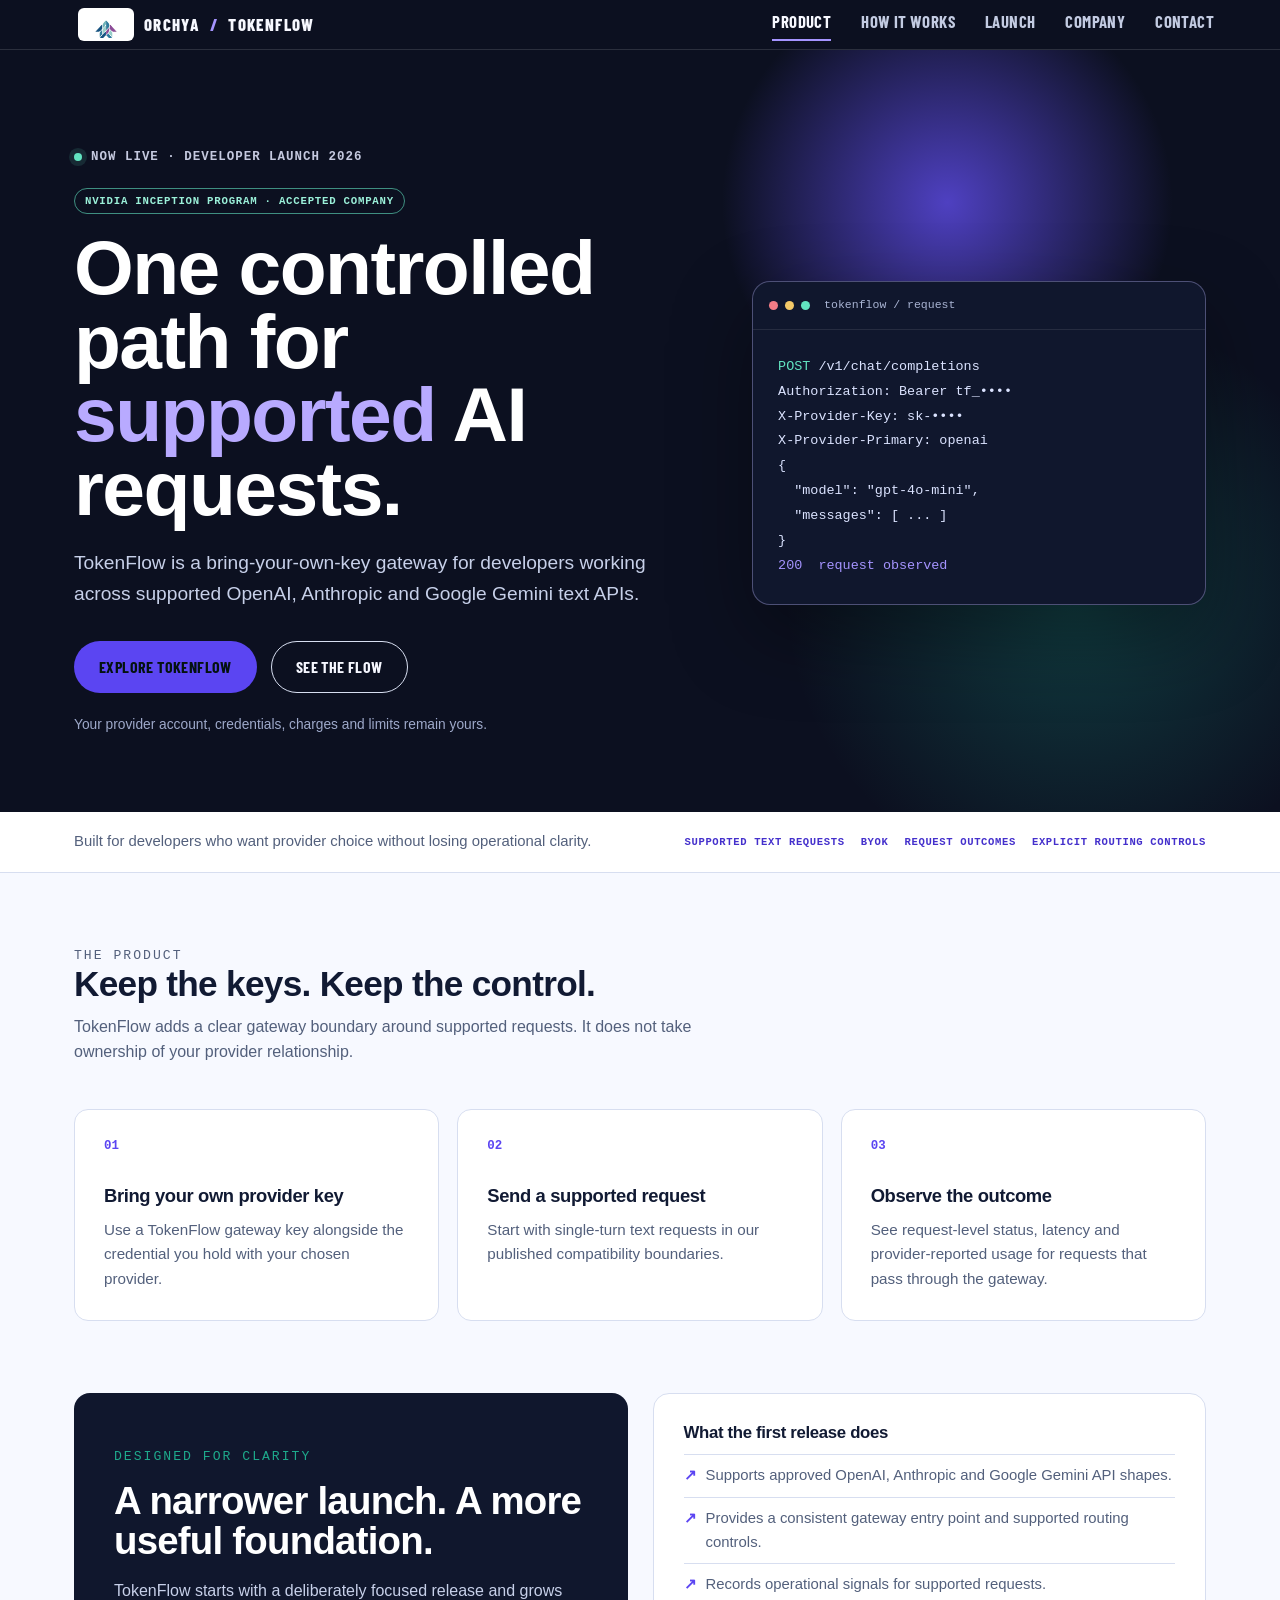
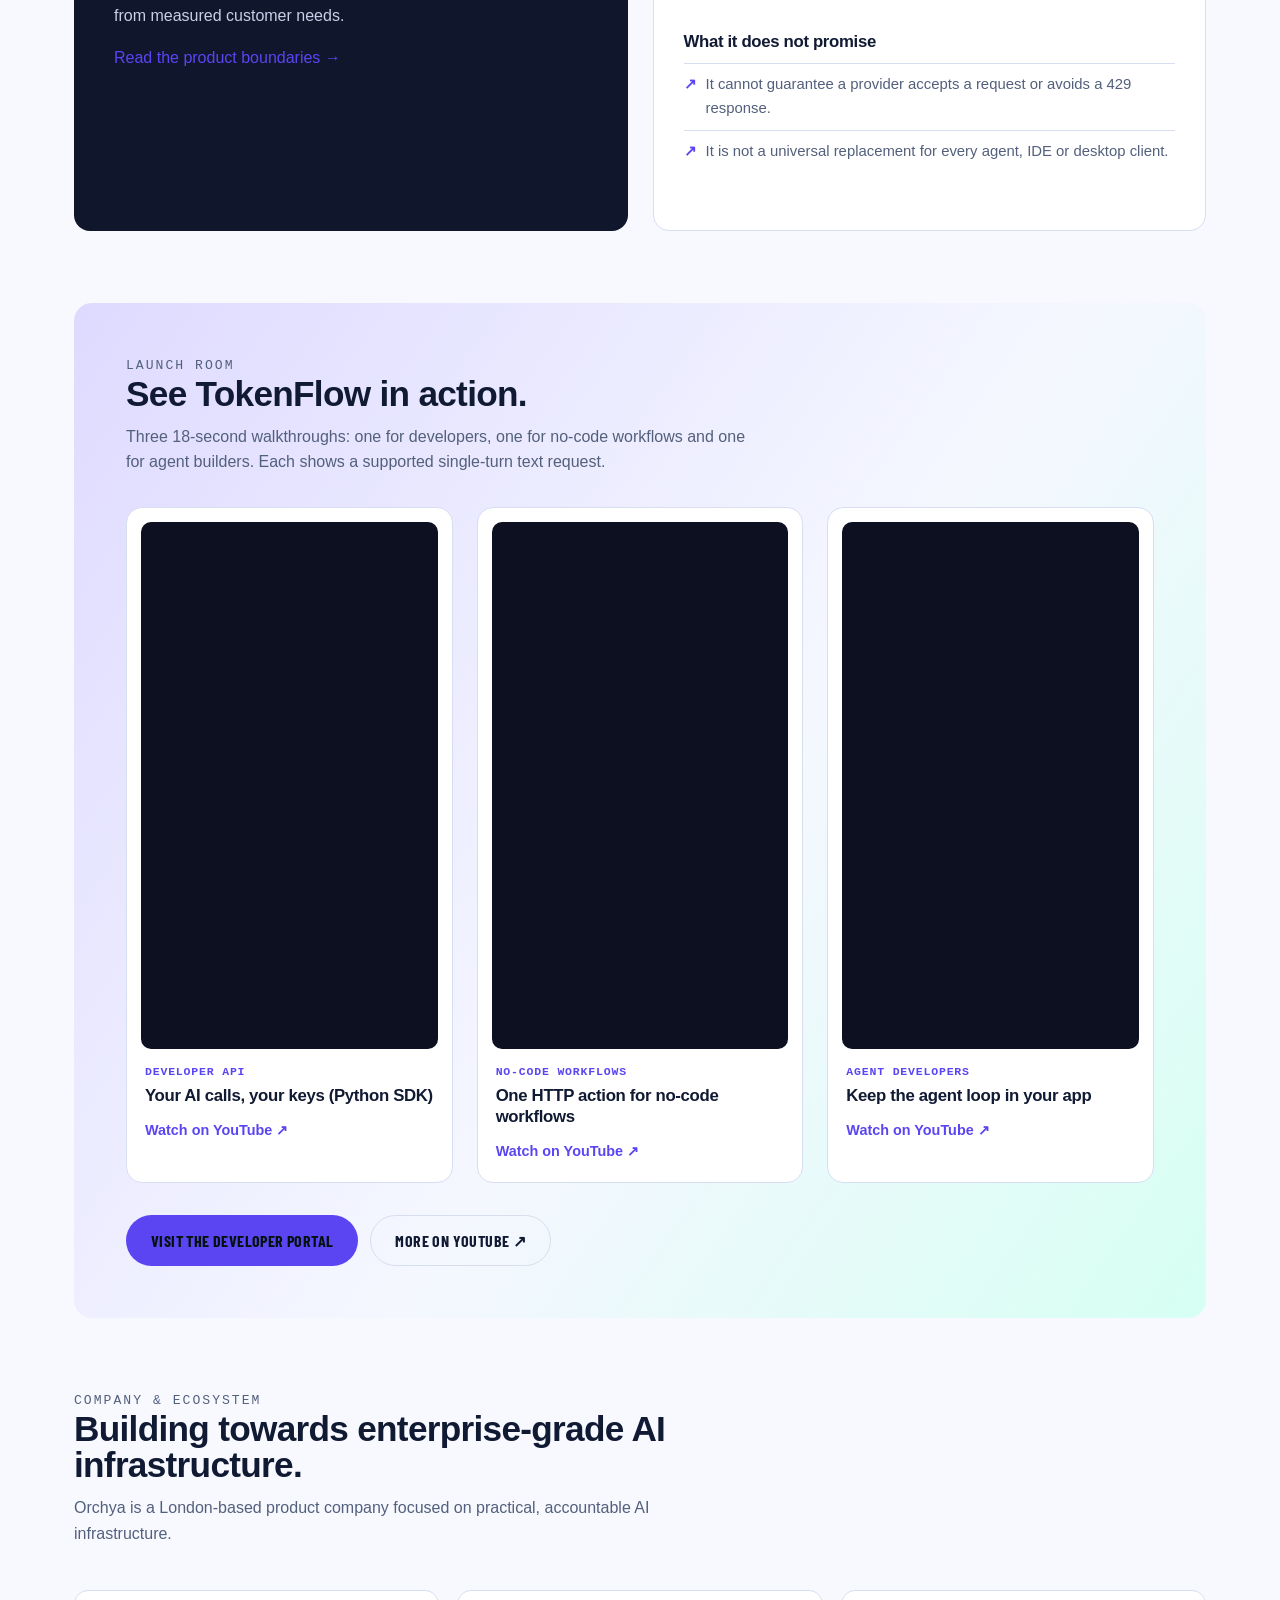
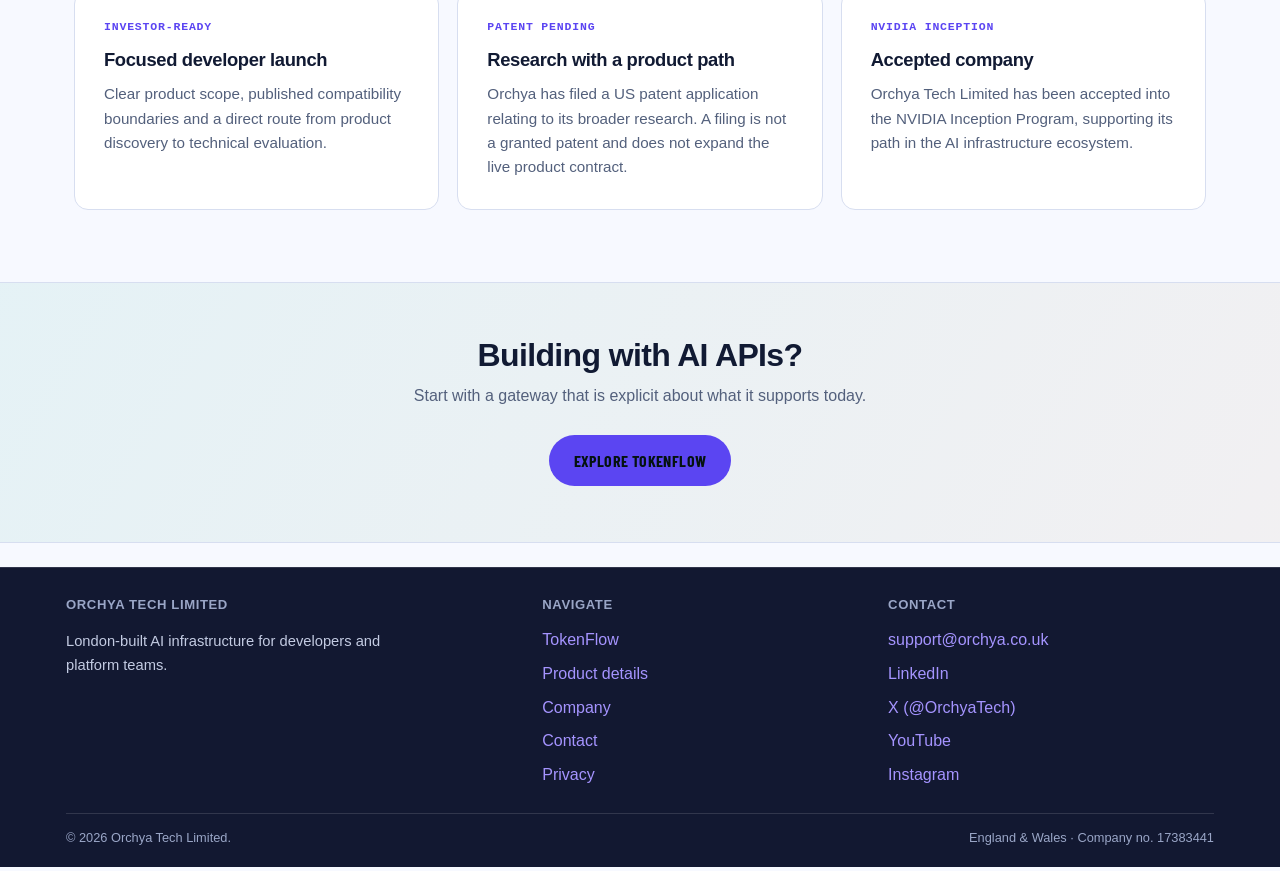
<file: index.html>
<!doctype html>
<html lang="en"><head><meta charset="utf-8"><meta name="viewport" content="width=device-width, initial-scale=1"><title>TokenFlow by Orchya | BYOK AI Gateway</title><meta name="description" content="TokenFlow is a bring-your-own-key gateway for supported AI text APIs, built by Orchya Tech Limited in London."><meta name="robots" content="index, follow"><link rel="canonical" href="https://www.orchya.co.uk/"><link rel="icon" type="image/svg+xml" href="/assets/img/favicon.svg"><link rel="stylesheet" href="/assets/css/style.css?v=20260928b"><meta name="referrer" content="strict-origin-when-cross-origin"><meta http-equiv="Content-Security-Policy" content="default-src 'self'; script-src 'self'; style-src 'self'; img-src 'self' data:; font-src 'self'; connect-src 'self'; form-action 'self'; frame-ancestors 'none'; base-uri 'self'; object-src 'none'; frame-src https://www.youtube-nocookie.com; upgrade-insecure-requests"><meta property="og:type" content="website"><meta property="og:site_name" content="Orchya Tech Limited"><meta property="og:url" content="https://www.orchya.co.uk/"><meta property="og:locale" content="en_GB"><meta property="og:title" content="TokenFlow | BYOK AI Gateway"><meta property="og:description" content="One controlled entry point for supported AI text requests."><meta name="twitter:card" content="summary_large_image"><meta property="og:image" content="https://www.orchya.co.uk/assets/img/og-tokenflow.png"><meta property="og:image:width" content="1200"><meta property="og:image:height" content="630"><meta property="og:image:alt" content="TokenFlow by Orchya: one controlled path for supported AI requests"><meta name="twitter:image" content="https://www.orchya.co.uk/assets/img/og-tokenflow.png"><meta name="twitter:site" content="@OrchyaTech"><meta name="twitter:title" content="TokenFlow | BYOK AI Gateway"><meta name="twitter:description" content="One controlled entry point for supported AI text requests.">
<script type="application/ld+json">
{
  "@context": "https://schema.org",
  "@graph": [
    {
      "@type": "Organization",
      "@id": "https://www.orchya.co.uk/#organization",
      "name": "Orchya Tech Limited",
      "alternateName": "Orchya",
      "url": "https://www.orchya.co.uk/",
      "logo": "https://www.orchya.co.uk/assets/img/mark.svg",
      "description": "London-based AI infrastructure company and maker of TokenFlow, a bring-your-own-key gateway for supported AI text requests.",
      "foundingDate": "2026-08-05",
      "founder": {"@type": "Person", "name": "Kiran Rangaiah Shashi", "jobTitle": "Founder & Director"},
      "address": {"@type": "PostalAddress", "addressLocality": "London", "addressCountry": "GB"},
      "email": "support@orchya.co.uk",
      "identifier": {"@type": "PropertyValue", "propertyID": "Companies House number", "value": "17383441"},
      "memberOf": {"@type": "ProgramMembership", "programName": "NVIDIA Inception Program", "hostingOrganization": {"@type": "Organization", "name": "NVIDIA"}},
      "sameAs": ["https://www.linkedin.com/company/orchya-tech-limited", "https://github.com/OrchyaTech", "https://x.com/OrchyaTech", "https://www.youtube.com/@OrchyaTech", "https://www.instagram.com/orchyatech.uk/"]
    },
    {
      "@type": "SoftwareApplication",
      "@id": "https://www.orchya.co.uk/#tokenflow",
      "name": "TokenFlow",
      "applicationCategory": "DeveloperApplication",
      "operatingSystem": "Web",
      "url": "https://tokenflow.orchya.co.uk/",
      "description": "Bring-your-own-key gateway for supported single-turn OpenAI, Anthropic and Google Gemini text API requests, with explicit routing controls and request-level operational visibility.",
      "publisher": {"@id": "https://www.orchya.co.uk/#organization"}
    },
    {
      "@type": "WebSite",
      "@id": "https://www.orchya.co.uk/#website",
      "url": "https://www.orchya.co.uk/",
      "name": "Orchya / TokenFlow",
      "publisher": {"@id": "https://www.orchya.co.uk/#organization"}
    }
  ]
}
</script>
</head>
<body class="tokenflow-site"><a class="skip-link" href="#main">Skip to content</a><header class="site-header"><nav class="nav" aria-label="Primary"><div class="container"><a class="logo" href="/"><img class="logo-img" src="/assets/img/orchya-logo.jpg" alt="">ORCHYA<span class="dot">/</span> TOKENFLOW</a><button class="nav-toggle" aria-label="Toggle navigation" aria-expanded="false">☰</button><ul class="nav-links"><li><a href="/" aria-current="page">Product</a></li><li><a href="#how-it-works">How it works</a></li><li><a href="#launch">Launch</a></li><li><a href="/about.html">Company</a></li><li><a href="/contact.html">Contact</a></li></ul></div></nav></header>
<main id="main">
<section class="tf-hero"><div class="container tf-hero-grid"><div><p class="tf-kicker"><span></span> Now live · Developer launch 2026</p><p class="tf-program">NVIDIA INCEPTION PROGRAM · ACCEPTED COMPANY</p><h1>One controlled path for <em>supported</em> AI requests.</h1><p class="tf-lead">TokenFlow is a bring-your-own-key gateway for developers working across supported OpenAI, Anthropic and Google Gemini text APIs.</p><div class="hero-actions"><a class="btn btn-primary" href="https://tokenflow.orchya.co.uk/">Explore TokenFlow</a><a class="btn btn-ghost" href="#how-it-works">See the flow</a></div><p class="tf-footnote">Your provider account, credentials, charges and limits remain yours.</p></div><aside class="tf-terminal" aria-label="Example TokenFlow request"><div class="terminal-head"><span></span><span></span><span></span><b>tokenflow / request</b></div><pre><code><i>POST</i> /v1/chat/completions
Authorization: Bearer tf_••••
X-Provider-Key: sk-••••
X-Provider-Primary: openai
{
  "model": "gpt-4o-mini",
  "messages": [ ... ]
}
<span class="ok">200  request observed</span></code></pre></aside></div></section>
<section class="tf-proof"><div class="container"><p>Built for developers who want provider choice without losing operational clarity.</p><div class="tf-proof-items"><span>SUPPORTED TEXT REQUESTS</span><span>BYOK</span><span>REQUEST OUTCOMES</span><span>EXPLICIT ROUTING CONTROLS</span></div></div></section>
<section class="section" id="how-it-works"><div class="container"><div class="section-head"><p class="eyebrow">THE PRODUCT</p><h2>Keep the keys. Keep the control.</h2><p>TokenFlow adds a clear gateway boundary around supported requests. It does not take ownership of your provider relationship.</p></div><div class="tf-steps"><article><b>01</b><h3>Bring your own provider key</h3><p>Use a TokenFlow gateway key alongside the credential you hold with your chosen provider.</p></article><article><b>02</b><h3>Send a supported request</h3><p>Start with single-turn text requests in our published compatibility boundaries.</p></article><article><b>03</b><h3>Observe the outcome</h3><p>See request-level status, latency and provider-reported usage for requests that pass through the gateway.</p></article></div></div></section>
<section class="section section-flush-top"><div class="container tf-split"><div class="tf-flow"><p class="eyebrow">DESIGNED FOR CLARITY</p><h2>A narrower launch. A more useful foundation.</h2><p>TokenFlow starts with a deliberately focused release and grows from measured customer needs.</p><a href="/product.html" class="card-link">Read the product boundaries →</a></div><div class="tf-boundaries"><h3>What the first release does</h3><ul><li>Supports approved OpenAI, Anthropic and Google Gemini API shapes.</li><li>Provides a consistent gateway entry point and supported routing controls.</li><li>Records operational signals for supported requests.</li></ul><h3>What it does not promise</h3><ul><li>It cannot guarantee a provider accepts a request or avoids a 429 response.</li><li>It is not a universal replacement for every agent, IDE or desktop client.</li></ul></div></div></section>
<section class="section section-flush-top" id="launch"><div class="container"><div class="tf-launch-room"><div class="section-head"><p class="eyebrow">LAUNCH ROOM</p><h2>See TokenFlow in action.</h2><p>Three 18-second walkthroughs: one for developers, one for no-code workflows and one for agent builders. Each shows a supported single-turn text request.</p></div><div class="tf-videos"><figure class="tf-video"><div class="tf-video-frame"><iframe src="https://www.youtube-nocookie.com/embed/sAqj8Os2Rns?rel=0" title="TokenFlow: Your AI calls, your keys (Python SDK)" loading="lazy" allow="accelerometer; clipboard-write; encrypted-media; gyroscope; picture-in-picture; web-share" referrerpolicy="strict-origin-when-cross-origin" allowfullscreen></iframe></div><figcaption><p class="card-index">Developer API</p><h3>Your AI calls, your keys (Python SDK)</h3><a href="https://www.youtube.com/shorts/sAqj8Os2Rns" target="_blank" rel="noopener noreferrer">Watch on YouTube ↗</a></figcaption></figure><figure class="tf-video"><div class="tf-video-frame"><iframe src="https://www.youtube-nocookie.com/embed/Yepw10adUwA?rel=0" title="TokenFlow: One HTTP action for no-code workflows" loading="lazy" allow="accelerometer; clipboard-write; encrypted-media; gyroscope; picture-in-picture; web-share" referrerpolicy="strict-origin-when-cross-origin" allowfullscreen></iframe></div><figcaption><p class="card-index">No-code workflows</p><h3>One HTTP action for no-code workflows</h3><a href="https://www.youtube.com/shorts/Yepw10adUwA" target="_blank" rel="noopener noreferrer">Watch on YouTube ↗</a></figcaption></figure><figure class="tf-video"><div class="tf-video-frame"><iframe src="https://www.youtube-nocookie.com/embed/FCbyEvf4PQU?rel=0" title="TokenFlow: Keep the agent loop in your app" loading="lazy" allow="accelerometer; clipboard-write; encrypted-media; gyroscope; picture-in-picture; web-share" referrerpolicy="strict-origin-when-cross-origin" allowfullscreen></iframe></div><figcaption><p class="card-index">Agent developers</p><h3>Keep the agent loop in your app</h3><a href="https://www.youtube.com/shorts/FCbyEvf4PQU" target="_blank" rel="noopener noreferrer">Watch on YouTube ↗</a></figcaption></figure></div><div class="tf-launch-cta"><a class="btn btn-primary" href="https://tokenflow.orchya.co.uk/">Visit the developer portal</a><a class="btn btn-ghost" href="https://www.youtube.com/@OrchyaTech" target="_blank" rel="noopener noreferrer">More on YouTube ↗</a></div></div></div></section>
<section class="section section-flush-top"><div class="container"><div class="section-head"><p class="eyebrow">COMPANY &amp; ECOSYSTEM</p><h2>Building towards enterprise-grade AI infrastructure.</h2><p>Orchya is a London-based product company focused on practical, accountable AI infrastructure.</p></div><div class="tf-cards"><article><p class="card-index">Investor-ready</p><h3>Focused developer launch</h3><p>Clear product scope, published compatibility boundaries and a direct route from product discovery to technical evaluation.</p></article><article><p class="card-index">Patent pending</p><h3>Research with a product path</h3><p>Orchya has filed a US patent application relating to its broader research. A filing is not a granted patent and does not expand the live product contract.</p></article><article><p class="card-index">NVIDIA Inception</p><h3>Accepted company</h3><p>Orchya Tech Limited has been accepted into the NVIDIA Inception Program, supporting its path in the AI infrastructure ecosystem.</p></article></div></div></section>
<section class="cta-band"><div class="container"><h2>Building with AI APIs?</h2><p>Start with a gateway that is explicit about what it supports today.</p><a class="btn btn-primary" href="https://tokenflow.orchya.co.uk/">Explore TokenFlow</a></div></section>
</main><footer class="site-footer"><div class="container"><div class="footer-grid"><div><h4>Orchya Tech Limited</h4><p>London-built AI infrastructure for developers and platform teams.</p></div><div><h4>Navigate</h4><ul><li><a href="/">TokenFlow</a></li><li><a href="/product.html">Product details</a></li><li><a href="/about.html">Company</a></li><li><a href="/contact.html">Contact</a></li><li><a href="/privacy.html">Privacy</a></li></ul></div><div><h4>Contact</h4><ul><li><a href="mailto:support@orchya.co.uk">support@orchya.co.uk</a></li><li><a href="https://www.linkedin.com/company/orchya-tech-limited">LinkedIn</a></li><li><a href="https://x.com/OrchyaTech">X (@OrchyaTech)</a></li><li><a href="https://www.youtube.com/@OrchyaTech">YouTube</a></li><li><a href="https://www.instagram.com/orchyatech.uk/">Instagram</a></li></ul></div></div><div class="footer-bottom"><span>© <span id="year">2026</span> Orchya Tech Limited.</span><span>England &amp; Wales · Company no. 17383441</span></div></div></footer><script src="/assets/js/main.js"></script></body></html>
</file>
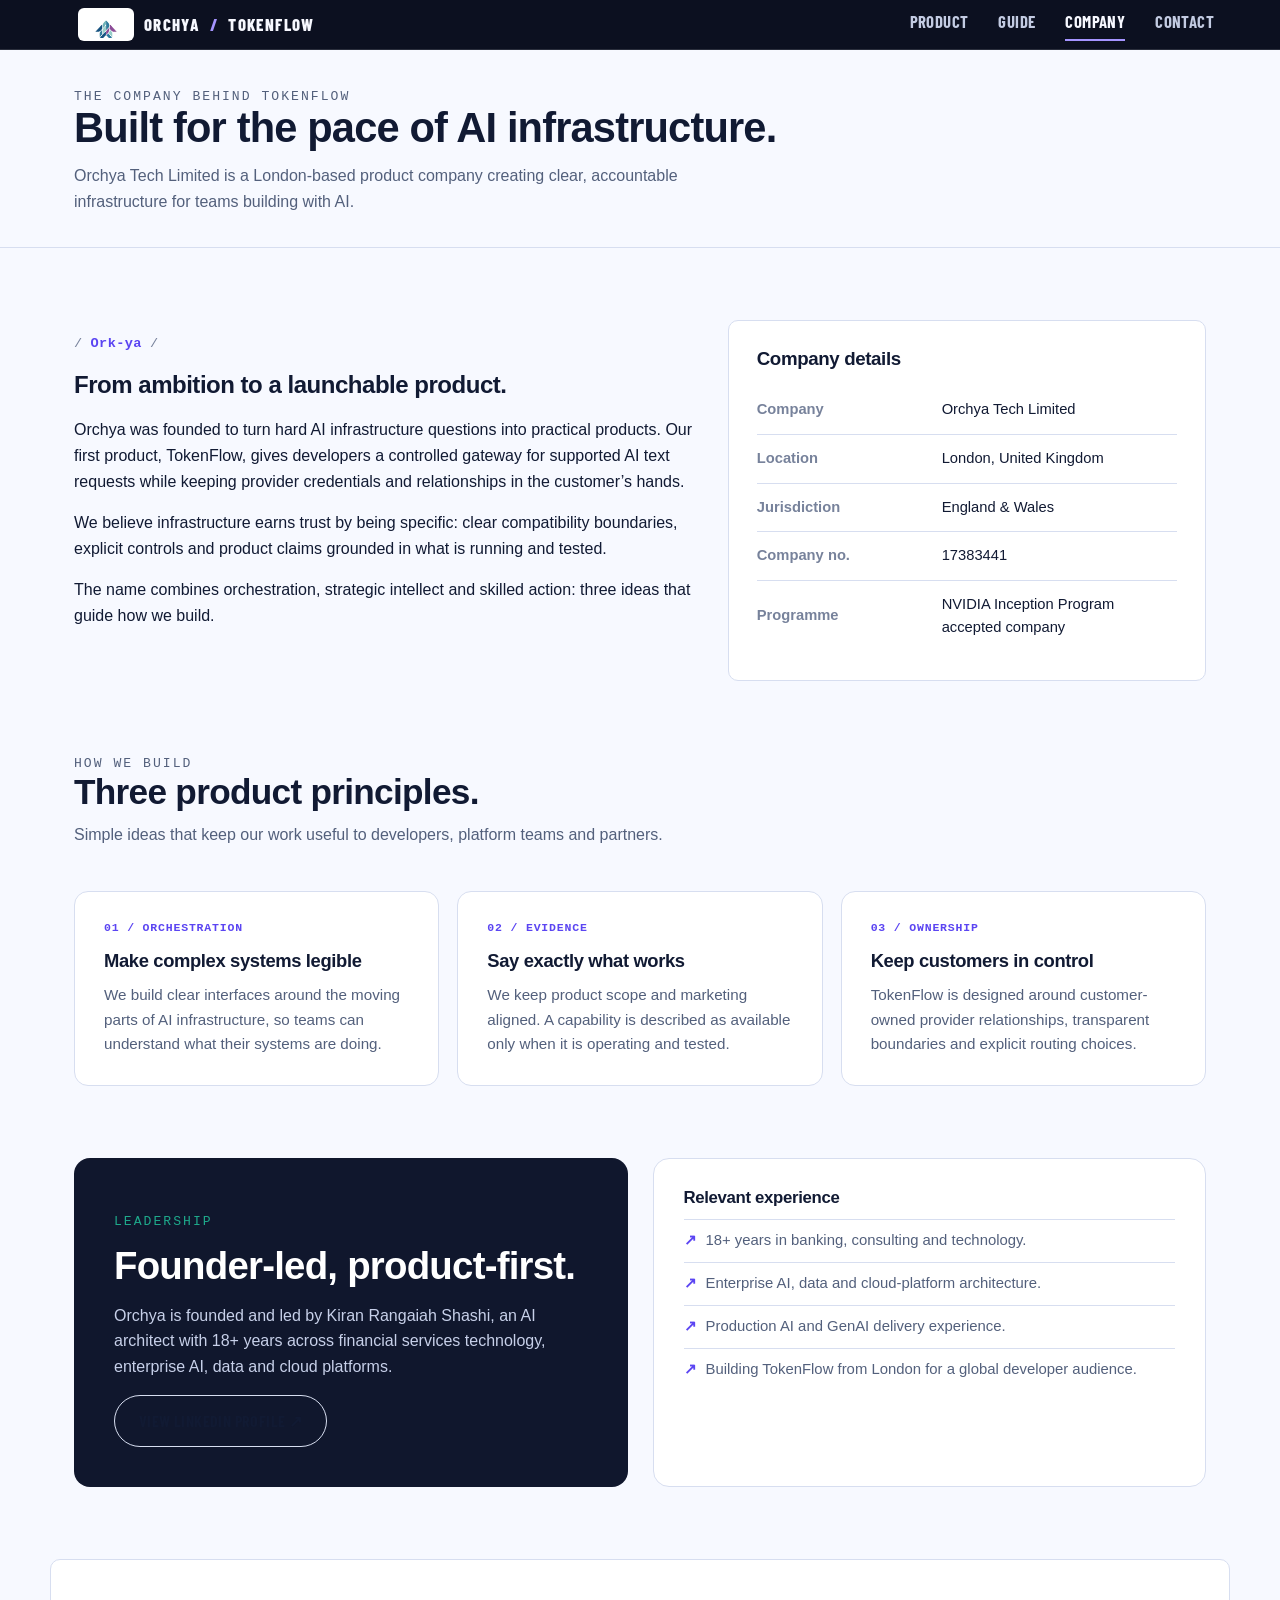
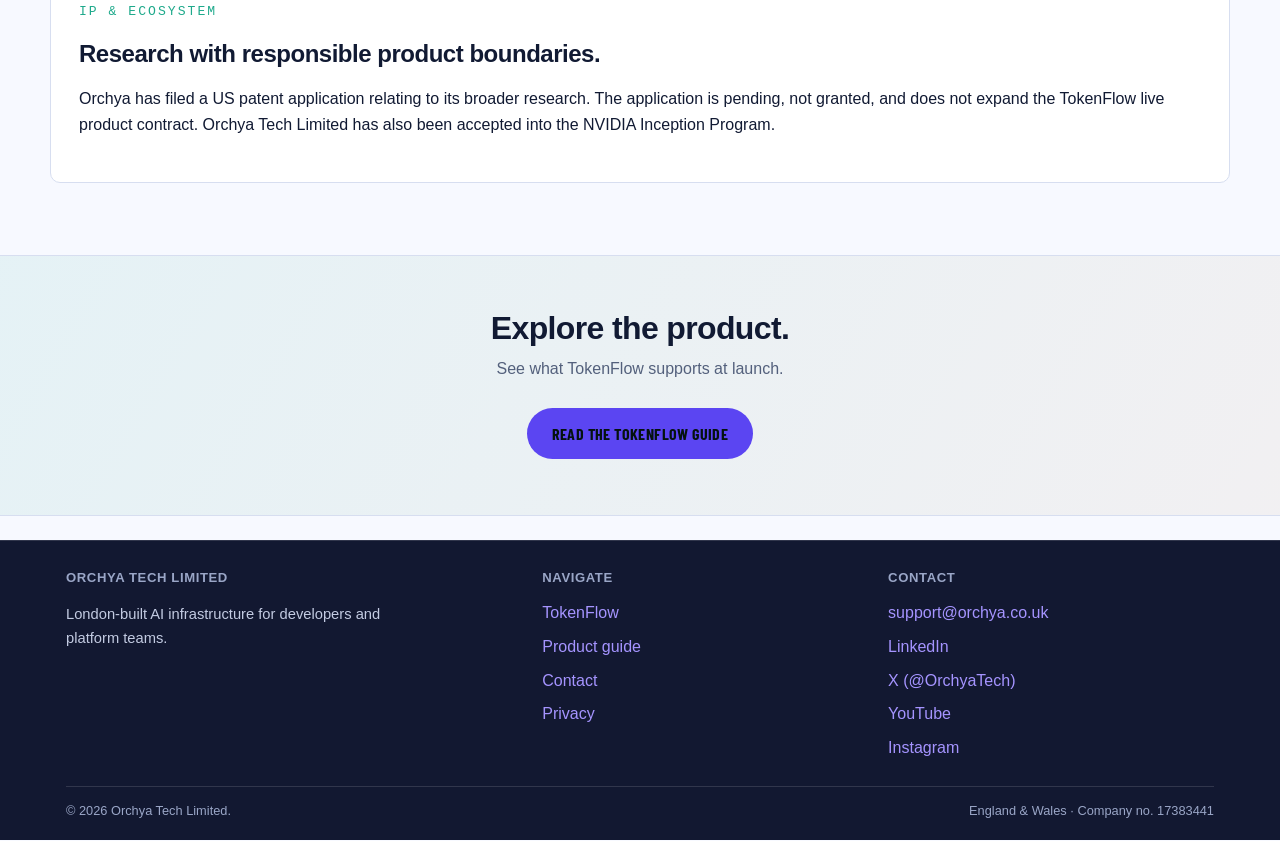
<file: about.html>
<!doctype html>
<html lang="en"><head><meta charset="utf-8"><meta name="viewport" content="width=device-width, initial-scale=1"><title>About Orchya | AI Infrastructure Company</title><meta name="description" content="Orchya Tech Limited is a London-based AI infrastructure company building TokenFlow for developers and platform teams."><meta name="robots" content="index, follow"><link rel="canonical" href="https://www.orchya.co.uk/about.html"><link rel="icon" type="image/svg+xml" href="/assets/img/favicon.svg"><link rel="stylesheet" href="/assets/css/style.css?v=20260928"><meta property="og:type" content="website"><meta property="og:title" content="About Orchya | AI Infrastructure Company"><meta property="og:description" content="The company behind TokenFlow."><meta property="og:site_name" content="Orchya Tech Limited"><meta property="og:url" content="https://www.orchya.co.uk/about.html"><meta property="og:locale" content="en_GB"><meta name="twitter:card" content="summary_large_image"><meta property="og:image" content="https://www.orchya.co.uk/assets/img/og-tokenflow.png"><meta property="og:image:width" content="1200"><meta property="og:image:height" content="630"><meta property="og:image:alt" content="TokenFlow by Orchya: one controlled path for supported AI requests"><meta name="twitter:image" content="https://www.orchya.co.uk/assets/img/og-tokenflow.png"><meta name="twitter:site" content="@OrchyaTech"><meta name="referrer" content="strict-origin-when-cross-origin"><meta http-equiv="Content-Security-Policy" content="default-src 'self'; script-src 'self'; style-src 'self'; img-src 'self' data:; font-src 'self'; connect-src 'self'; form-action 'self'; frame-ancestors 'none'; base-uri 'self'; object-src 'none'; upgrade-insecure-requests">
<script type="application/ld+json">
{
  "@context": "https://schema.org",
  "@type": "AboutPage",
  "url": "https://www.orchya.co.uk/about.html",
  "about": {
    "@type": "Organization",
    "@id": "https://www.orchya.co.uk/#organization",
    "name": "Orchya Tech Limited",
    "url": "https://www.orchya.co.uk/",
    "foundingDate": "2026-08-05",
    "founder": {"@type": "Person", "name": "Kiran Rangaiah Shashi", "jobTitle": "Founder & Director", "sameAs": "https://www.linkedin.com/in/kiran-rangaiah-shashi-he-him-sir-21406b21/"},
    "address": {"@type": "PostalAddress", "addressLocality": "London", "addressCountry": "GB"},
    "identifier": {"@type": "PropertyValue", "propertyID": "Companies House number", "value": "17383441"},
    "memberOf": {"@type": "ProgramMembership", "programName": "NVIDIA Inception Program", "hostingOrganization": {"@type": "Organization", "name": "NVIDIA"}},
    "sameAs": ["https://www.linkedin.com/company/orchya-tech-limited", "https://github.com/OrchyaTech", "https://x.com/OrchyaTech", "https://www.youtube.com/@OrchyaTech", "https://www.instagram.com/orchyatech.uk/"]
  }
}
</script>
</head>
<body class="tokenflow-site"><a class="skip-link" href="#main">Skip to content</a><header class="site-header"><nav class="nav" aria-label="Primary"><div class="container"><a class="logo" href="/"><img class="logo-img" src="/assets/img/orchya-logo.jpg" alt="">ORCHYA<span class="dot">/</span> TOKENFLOW</a><button class="nav-toggle" aria-label="Toggle navigation" aria-expanded="false">☰</button><ul class="nav-links"><li><a href="/">Product</a></li><li><a href="/product.html">Guide</a></li><li><a href="/about.html" aria-current="page">Company</a></li><li><a href="/contact.html">Contact</a></li></ul></div></nav></header>
<main id="main"><section class="page-hero"><div class="container"><p class="eyebrow">THE COMPANY BEHIND TOKENFLOW</p><h1>Built for the pace of AI infrastructure.</h1><p>Orchya Tech Limited is a London-based product company creating clear, accountable infrastructure for teams building with AI.</p></div></section>
<section class="section"><div class="container about-grid"><div><p class="pronounce">/ <strong>Ork-ya</strong> /</p><h2 class="mt-0">From ambition to a launchable product.</h2><p>Orchya was founded to turn hard AI infrastructure questions into practical products. Our first product, TokenFlow, gives developers a controlled gateway for supported AI text requests while keeping provider credentials and relationships in the customer’s hands.</p><p>We believe infrastructure earns trust by being specific: clear compatibility boundaries, explicit controls and product claims grounded in what is running and tested.</p><p>The name combines orchestration, strategic intellect and skilled action: three ideas that guide how we build.</p></div><aside class="panel"><h3 class="mt-0">Company details</h3><table class="info-table"><tbody><tr><th>Company</th><td>Orchya Tech Limited</td></tr><tr><th>Location</th><td>London, United Kingdom</td></tr><tr><th>Jurisdiction</th><td>England &amp; Wales</td></tr><tr><th>Company no.</th><td>17383441</td></tr><tr><th>Programme</th><td>NVIDIA Inception Program accepted company</td></tr></tbody></table></aside></div></section>
<section class="section section-flush-top"><div class="container"><div class="section-head"><p class="eyebrow">HOW WE BUILD</p><h2>Three product principles.</h2><p>Simple ideas that keep our work useful to developers, platform teams and partners.</p></div><div class="tf-cards"><article><p class="card-index">01 / Orchestration</p><h3>Make complex systems legible</h3><p>We build clear interfaces around the moving parts of AI infrastructure, so teams can understand what their systems are doing.</p></article><article><p class="card-index">02 / Evidence</p><h3>Say exactly what works</h3><p>We keep product scope and marketing aligned. A capability is described as available only when it is operating and tested.</p></article><article><p class="card-index">03 / Ownership</p><h3>Keep customers in control</h3><p>TokenFlow is designed around customer-owned provider relationships, transparent boundaries and explicit routing choices.</p></article></div></div></section>
<section class="section section-flush-top"><div class="container tf-split"><div class="tf-flow"><p class="eyebrow">LEADERSHIP</p><h2>Founder-led, product-first.</h2><p>Orchya is founded and led by Kiran Rangaiah Shashi, an AI architect with 18+ years across financial services technology, enterprise AI, data and cloud platforms.</p><a class="btn btn-ghost" href="https://www.linkedin.com/in/kiran-rangaiah-shashi-he-him-sir-21406b21/" target="_blank" rel="noopener noreferrer">View LinkedIn profile ↗</a></div><div class="tf-boundaries"><h3>Relevant experience</h3><ul><li>18+ years in banking, consulting and technology.</li><li>Enterprise AI, data and cloud-platform architecture.</li><li>Production AI and GenAI delivery experience.</li><li>Building TokenFlow from London for a global developer audience.</li></ul></div></div></section>
<section class="section section-flush-top"><div class="container panel"><p class="eyebrow">IP &amp; ECOSYSTEM</p><h2>Research with responsible product boundaries.</h2><p>Orchya has filed a US patent application relating to its broader research. The application is pending, not granted, and does not expand the TokenFlow live product contract. Orchya Tech Limited has also been accepted into the NVIDIA Inception Program.</p></div></section>
<section class="cta-band"><div class="container"><h2>Explore the product.</h2><p>See what TokenFlow supports at launch.</p><a class="btn btn-primary" href="/product.html">Read the TokenFlow guide</a></div></section></main>
<footer class="site-footer"><div class="container"><div class="footer-grid"><div><h4>Orchya Tech Limited</h4><p>London-built AI infrastructure for developers and platform teams.</p></div><div><h4>Navigate</h4><ul><li><a href="/">TokenFlow</a></li><li><a href="/product.html">Product guide</a></li><li><a href="/contact.html">Contact</a></li><li><a href="/privacy.html">Privacy</a></li></ul></div><div><h4>Contact</h4><ul><li><a href="mailto:support@orchya.co.uk">support@orchya.co.uk</a></li><li><a href="https://www.linkedin.com/company/orchya-tech-limited">LinkedIn</a></li><li><a href="https://x.com/OrchyaTech">X (@OrchyaTech)</a></li><li><a href="https://www.youtube.com/@OrchyaTech">YouTube</a></li><li><a href="https://www.instagram.com/orchyatech.uk/">Instagram</a></li></ul></div></div><div class="footer-bottom"><span>© <span id="year">2026</span> Orchya Tech Limited.</span><span>England &amp; Wales · Company no. 17383441</span></div></div></footer><script src="/assets/js/main.js"></script></body></html>
</file>
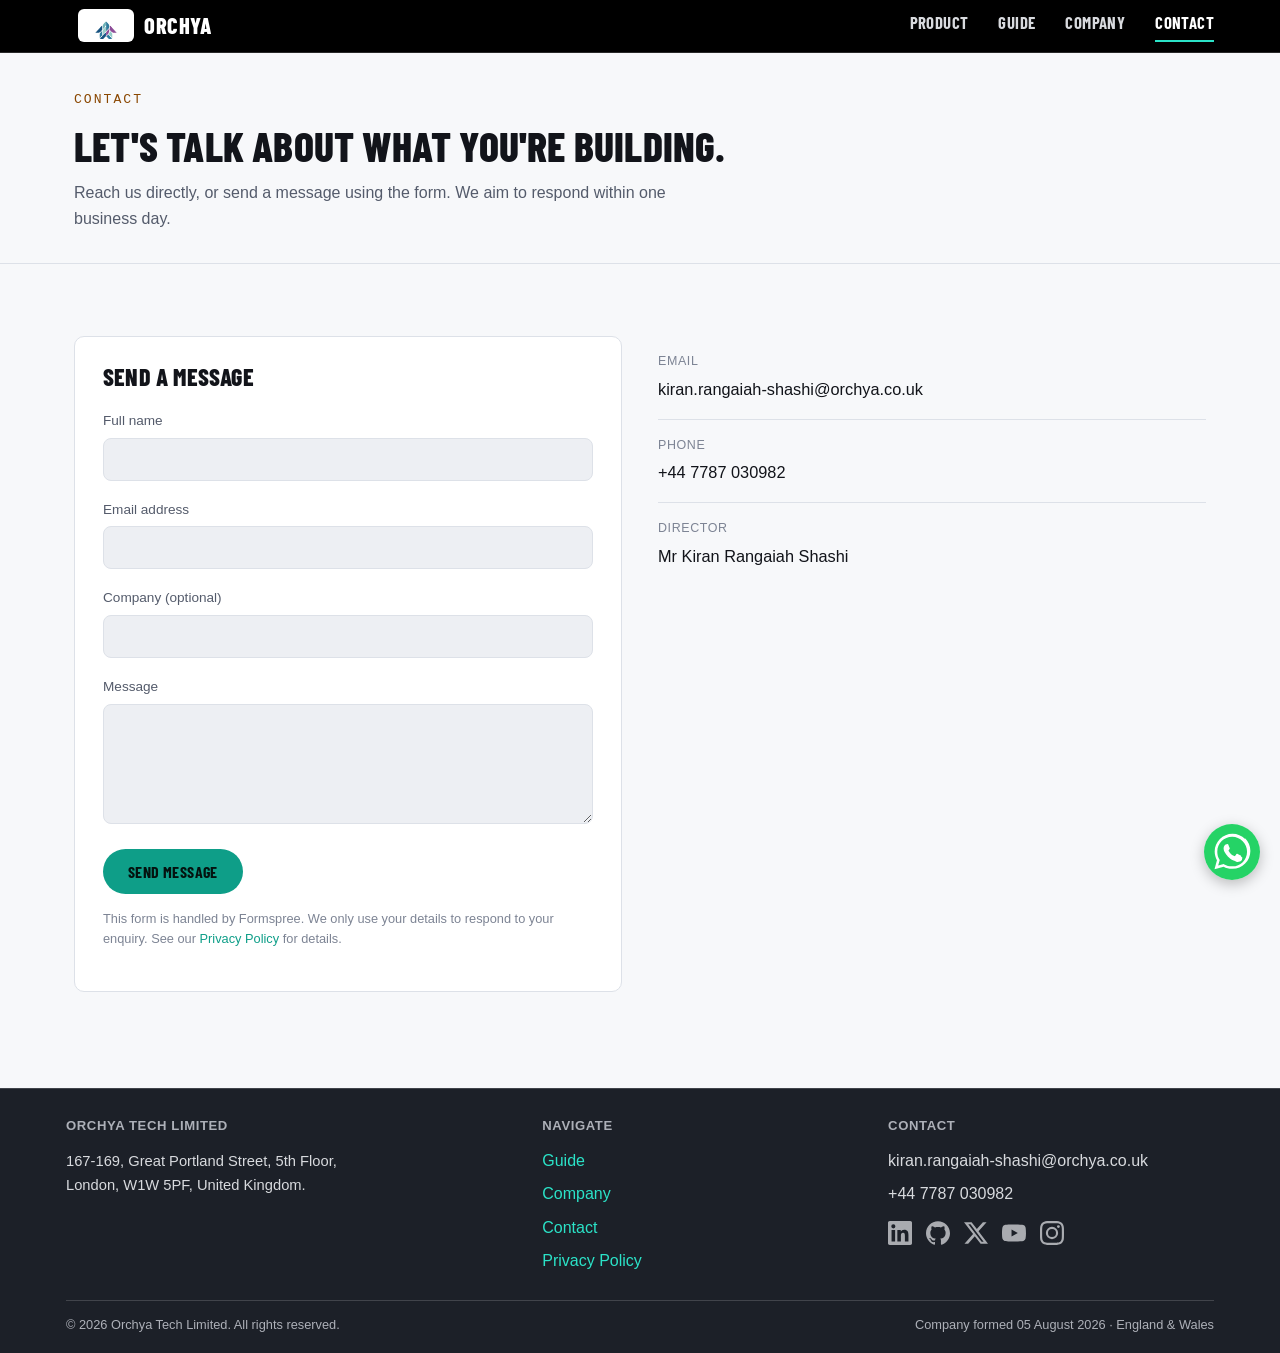
<file: contact.html>
<!doctype html>
<html lang="en">
<head>
<meta charset="utf-8">
<meta name="viewport" content="width=device-width, initial-scale=1">
<title>Contact | Orchya Tech Limited</title>
<meta name="description" content="Get in touch with Orchya Tech Limited: London-based project, technology and human capital consulting.">
<meta name="robots" content="index, follow">
<meta name="referrer" content="strict-origin-when-cross-origin">
<meta http-equiv="Content-Security-Policy" content="default-src 'self'; script-src 'self'; style-src 'self'; img-src 'self' data:; font-src 'self'; connect-src 'self' https://formspree.io; form-action 'self' https://formspree.io; frame-ancestors 'none'; base-uri 'self'; object-src 'none'; upgrade-insecure-requests">
<link rel="canonical" href="https://www.orchya.co.uk/contact.html">
<link rel="icon" type="image/svg+xml" href="/assets/img/favicon.svg">
<link rel="stylesheet" href="/assets/css/style.css?v=20260919">
<meta property="og:type" content="website">
<meta property="og:site_name" content="Orchya Tech Limited">
<meta property="og:title" content="Contact | Orchya Tech Limited">
<meta property="og:description" content="Get in touch with Orchya Tech Limited: London-based project, technology and human capital consulting.">
<meta property="og:url" content="https://www.orchya.co.uk/contact.html">
<meta property="og:locale" content="en_GB">
<meta name="twitter:card" content="summary">
<meta name="twitter:title" content="Contact | Orchya Tech Limited">
<meta name="twitter:description" content="Get in touch with Orchya Tech Limited: London-based project, technology and human capital consulting.">
<script type="application/ld+json">
{
  "@context": "https://schema.org",
  "@type": "ContactPage",
  "url": "https://www.orchya.co.uk/contact.html",
  "about": {
    "@type": "Organization",
    "@id": "https://www.orchya.co.uk/#organization",
    "name": "Orchya Tech Limited",
    "email": "kiran.rangaiah-shashi@orchya.co.uk",
    "telephone": "+44-7787-030982"
  }
}
</script>
</head>
<body>
<a class="skip-link" href="#main">Skip to content</a>

<header class="site-header">
  <nav class="nav" aria-label="Primary">
    <div class="container">
      <a class="logo" href="/"><img class="logo-img" src="/assets/img/orchya-logo.jpg" alt="">ORCHYA</a>
      <button class="nav-toggle" aria-label="Toggle navigation" aria-expanded="false">☰</button>
      <ul class="nav-links">
        <li><a href="/">Product</a></li>
        <li><a href="/product.html">Guide</a></li>
        <li><a href="/about.html">Company</a></li>
        <li><a href="/contact.html" aria-current="page">Contact</a></li>
      </ul>
    </div>
  </nav>
</header>

<main id="main">
  <section class="page-hero">
    <div class="container">
      <div class="eyebrow">Contact</div>
      <h1>Let's talk about what you're building.</h1>
      <p>Reach us directly, or send a message using the form. We aim to respond within one business day.</p>
    </div>
  </section>

  <section class="section">
    <div class="container contact-grid">
      <div class="panel">
        <h2 class="mt-0">Send a message</h2>
        <form id="contact-form" action="https://formspree.io/f/mbgrylwr" method="POST">
          <div class="form-field">
            <label for="name">Full name</label>
            <input type="text" id="name" name="name" autocomplete="name" required maxlength="120">
          </div>
          <div class="form-field">
            <label for="email">Email address</label>
            <input type="email" id="email" name="email" autocomplete="email" required maxlength="200">
          </div>
          <div class="form-field">
            <label for="company">Company (optional)</label>
            <input type="text" id="company" name="company" autocomplete="organization" maxlength="150">
          </div>
          <div class="form-field">
            <label for="message">Message</label>
            <textarea id="message" name="message" required maxlength="4000"></textarea>
          </div>
          <!-- Honeypot field: hidden from real users, catches basic bots. Formspree ignores real submissions with this filled. -->
          <div class="form-field honeypot" aria-hidden="true">
            <label for="_gotcha">Leave this field empty</label>
            <input type="text" id="_gotcha" name="_gotcha" tabindex="-1" autocomplete="off">
          </div>
          <button type="submit" class="btn btn-primary">Send Message</button>
          <p class="form-status" id="form-status" role="status"></p>
          <p class="form-note">This form is handled by Formspree. We only use your details to respond to your enquiry. See our <a href="/privacy.html">Privacy Policy</a> for details.</p>
        </form>
      </div>

      <div>
        <ul class="contact-list">
          <li>
            <div class="label">Email</div>
            <div class="value">kiran.rangaiah-shashi@orchya.co.uk</div>
          </li>
          <li>
            <div class="label">Phone</div>
            <div class="value">+44 7787 030982</div>
          </li>
          <li>
            <div class="label">Director</div>
            <div class="value">Mr Kiran Rangaiah Shashi</div>
          </li>
        </ul>
      </div>
    </div>
  </section>
</main>

<footer class="site-footer">
  <div class="container">
    <div class="footer-grid">
      <div>
        <h4>Orchya Tech Limited</h4>
        <p>167-169, Great Portland Street, 5th Floor, London, W1W 5PF, United Kingdom.</p>
      </div>
      <div>
        <h4>Navigate</h4>
        <ul>
        <li><a href="/product.html">Guide</a></li>
          <li><a href="/about.html">Company</a></li>
          <li><a href="/contact.html">Contact</a></li>
          <li><a href="/privacy.html">Privacy Policy</a></li>
        </ul>
      </div>
      <div>
        <h4>Contact</h4>
        <ul>
          <li>kiran.rangaiah-shashi@orchya.co.uk</li>
          <li>+44 7787 030982</li>
          <li class="social-links"><a href="https://www.linkedin.com/company/orchya-tech-limited" target="_blank" rel="noopener noreferrer" aria-label="Orchya Tech Limited on LinkedIn"><img src="/assets/img/linkedin.svg" alt="" width="24" height="24"></a><a href="https://github.com/OrchyaTech" target="_blank" rel="noopener noreferrer" aria-label="Orchya Tech on GitHub"><img src="/assets/img/github.svg" alt="" width="24" height="24"></a><a href="https://x.com/OrchyaTech" target="_blank" rel="noopener noreferrer" aria-label="Orchya Tech on X"><img src="/assets/img/x.svg" alt="" width="24" height="24"></a><a href="https://www.youtube.com/@OrchyaTech" target="_blank" rel="noopener noreferrer" aria-label="Orchya Tech on YouTube"><img src="/assets/img/youtube.svg" alt="" width="24" height="24"></a><a href="https://www.instagram.com/orchyatech.uk/" target="_blank" rel="noopener noreferrer" aria-label="Orchya Tech on Instagram"><img src="/assets/img/instagram.svg" alt="" width="24" height="24"></a></li>
        </ul>
      </div>
    </div>
    <div class="footer-bottom">
      <span>© <span id="year">2026</span> Orchya Tech Limited. All rights reserved.</span>
      <span>Company formed 05 August 2026 · England &amp; Wales</span>
    </div>
  </div>
</footer>

<a class="whatsapp-float" href="https://wa.me/447787030982?text=Hello%2C%20I%27d%20like%20to%20know%20more%20about%20Orchya%20Tech%20Limited." target="_blank" rel="noopener noreferrer" aria-label="Chat on WhatsApp"><img src="/assets/img/whatsapp.svg" alt=""></a>
<script src="/assets/js/main.js"></script>
</body>
</html>
</file>
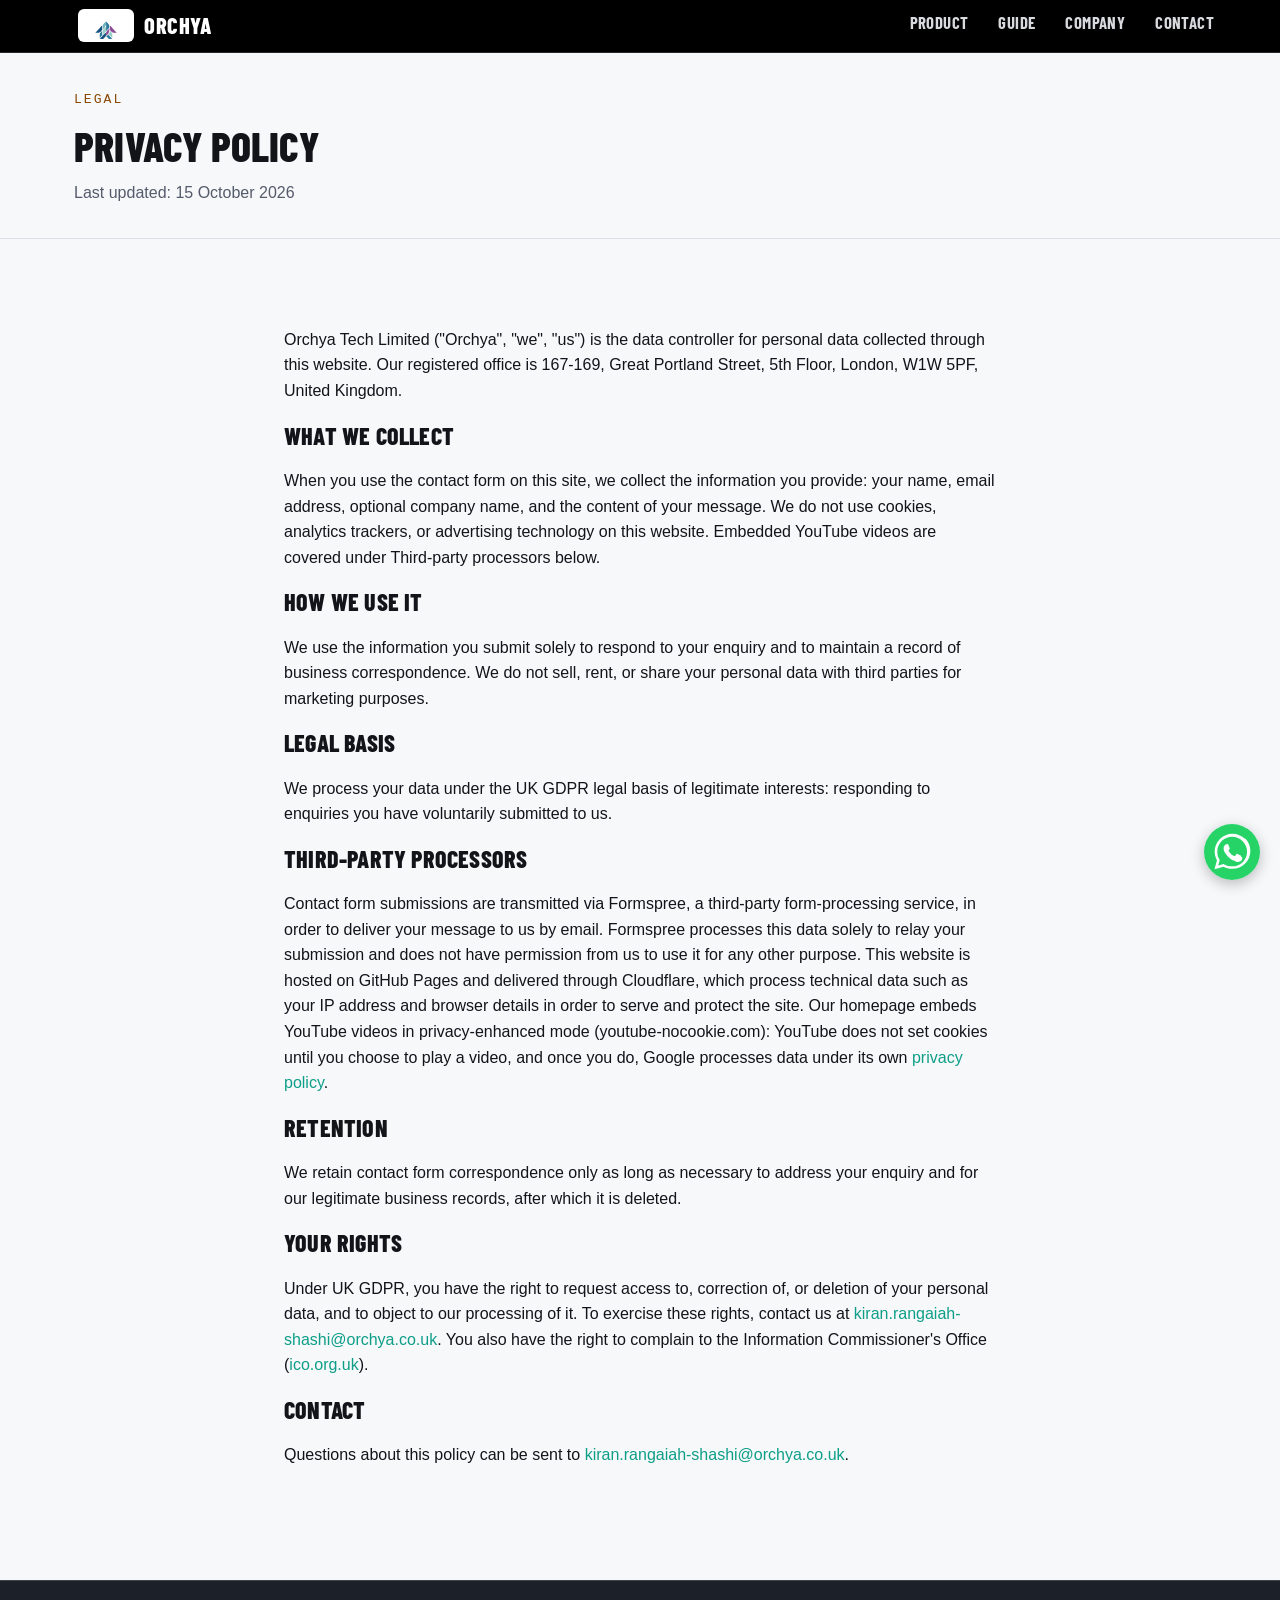
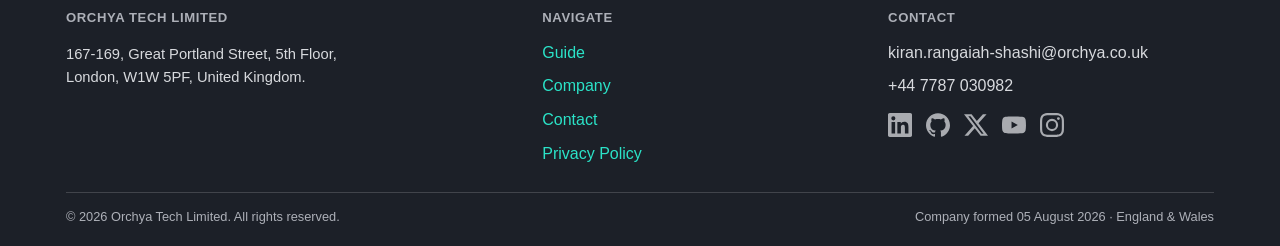
<file: privacy.html>
<!doctype html>
<html lang="en">
<head>
<meta charset="utf-8">
<meta name="viewport" content="width=device-width, initial-scale=1">
<title>Privacy Policy | Orchya Tech Limited</title>
<meta name="description" content="How Orchya Tech Limited collects, uses and protects personal data.">
<meta name="robots" content="index, follow">
<meta name="referrer" content="strict-origin-when-cross-origin">
<meta http-equiv="Content-Security-Policy" content="default-src 'self'; script-src 'self'; style-src 'self'; img-src 'self' data:; font-src 'self'; connect-src 'self' https://formspree.io; form-action 'self' https://formspree.io; frame-ancestors 'none'; base-uri 'self'; object-src 'none'; upgrade-insecure-requests">
<link rel="canonical" href="https://www.orchya.co.uk/privacy.html">
<link rel="icon" type="image/svg+xml" href="/assets/img/favicon.svg">
<link rel="stylesheet" href="/assets/css/style.css?v=20260919">
<meta property="og:type" content="website">
<meta property="og:site_name" content="Orchya Tech Limited">
<meta property="og:title" content="Privacy Policy | Orchya Tech Limited">
<meta property="og:description" content="How Orchya Tech Limited collects, uses and protects personal data.">
<meta property="og:url" content="https://www.orchya.co.uk/privacy.html">
<meta property="og:locale" content="en_GB">
</head>
<body>
<a class="skip-link" href="#main">Skip to content</a>

<header class="site-header">
  <nav class="nav" aria-label="Primary">
    <div class="container">
      <a class="logo" href="/"><img class="logo-img" src="/assets/img/orchya-logo.jpg" alt="">ORCHYA</a>
      <button class="nav-toggle" aria-label="Toggle navigation" aria-expanded="false">☰</button>
      <ul class="nav-links">
        <li><a href="/">Product</a></li>
        <li><a href="/product.html">Guide</a></li>
        <li><a href="/about.html">Company</a></li>
        <li><a href="/contact.html">Contact</a></li>
      </ul>
    </div>
  </nav>
</header>

<main id="main">
  <section class="page-hero">
    <div class="container">
      <div class="eyebrow">Legal</div>
      <h1>Privacy Policy</h1>
      <p>Last updated: 15 October 2026</p>
    </div>
  </section>

  <section class="section section-narrow">
    <div class="container">
      <p>Orchya Tech Limited ("Orchya", "we", "us") is the data controller for personal data collected through this website. Our registered office is 167-169, Great Portland Street, 5th Floor, London, W1W 5PF, United Kingdom.</p>

      <h2>What we collect</h2>
      <p>When you use the contact form on this site, we collect the information you provide: your name, email address, optional company name, and the content of your message. We do not use cookies, analytics trackers, or advertising technology on this website. Embedded YouTube videos are covered under Third-party processors below.</p>

      <h2>How we use it</h2>
      <p>We use the information you submit solely to respond to your enquiry and to maintain a record of business correspondence. We do not sell, rent, or share your personal data with third parties for marketing purposes.</p>

      <h2>Legal basis</h2>
      <p>We process your data under the UK GDPR legal basis of legitimate interests: responding to enquiries you have voluntarily submitted to us.</p>

      <h2>Third-party processors</h2>
      <p>Contact form submissions are transmitted via Formspree, a third-party form-processing service, in order to deliver your message to us by email. Formspree processes this data solely to relay your submission and does not have permission from us to use it for any other purpose. This website is hosted on GitHub Pages and delivered through Cloudflare, which process technical data such as your IP address and browser details in order to serve and protect the site. Our homepage embeds YouTube videos in privacy-enhanced mode (youtube-nocookie.com): YouTube does not set cookies until you choose to play a video, and once you do, Google processes data under its own <a href="https://policies.google.com/privacy" target="_blank" rel="noopener noreferrer">privacy policy</a>.</p>

      <h2>Retention</h2>
      <p>We retain contact form correspondence only as long as necessary to address your enquiry and for our legitimate business records, after which it is deleted.</p>

      <h2>Your rights</h2>
      <p>Under UK GDPR, you have the right to request access to, correction of, or deletion of your personal data, and to object to our processing of it. To exercise these rights, contact us at <a href="mailto:kiran.rangaiah-shashi@orchya.co.uk">kiran.rangaiah-shashi@orchya.co.uk</a>. You also have the right to complain to the Information Commissioner's Office (<a href="https://ico.org.uk" target="_blank" rel="noopener noreferrer">ico.org.uk</a>).</p>

      <h2>Contact</h2>
      <p>Questions about this policy can be sent to <a href="mailto:kiran.rangaiah-shashi@orchya.co.uk">kiran.rangaiah-shashi@orchya.co.uk</a>.</p>
    </div>
  </section>
</main>

<footer class="site-footer">
  <div class="container">
    <div class="footer-grid">
      <div>
        <h4>Orchya Tech Limited</h4>
        <p>167-169, Great Portland Street, 5th Floor, London, W1W 5PF, United Kingdom.</p>
      </div>
      <div>
        <h4>Navigate</h4>
        <ul>
        <li><a href="/product.html">Guide</a></li>
          <li><a href="/about.html">Company</a></li>
          <li><a href="/contact.html">Contact</a></li>
          <li><a href="/privacy.html">Privacy Policy</a></li>
        </ul>
      </div>
      <div>
        <h4>Contact</h4>
        <ul>
          <li>kiran.rangaiah-shashi@orchya.co.uk</li>
          <li>+44 7787 030982</li>
          <li class="social-links"><a href="https://www.linkedin.com/company/orchya-tech-limited" target="_blank" rel="noopener noreferrer" aria-label="Orchya Tech Limited on LinkedIn"><img src="/assets/img/linkedin.svg" alt="" width="24" height="24"></a><a href="https://github.com/OrchyaTech" target="_blank" rel="noopener noreferrer" aria-label="Orchya Tech on GitHub"><img src="/assets/img/github.svg" alt="" width="24" height="24"></a><a href="https://x.com/OrchyaTech" target="_blank" rel="noopener noreferrer" aria-label="Orchya Tech on X"><img src="/assets/img/x.svg" alt="" width="24" height="24"></a><a href="https://www.youtube.com/@OrchyaTech" target="_blank" rel="noopener noreferrer" aria-label="Orchya Tech on YouTube"><img src="/assets/img/youtube.svg" alt="" width="24" height="24"></a><a href="https://www.instagram.com/orchyatech.uk/" target="_blank" rel="noopener noreferrer" aria-label="Orchya Tech on Instagram"><img src="/assets/img/instagram.svg" alt="" width="24" height="24"></a></li>
        </ul>
      </div>
    </div>
    <div class="footer-bottom">
      <span>© <span id="year">2026</span> Orchya Tech Limited. All rights reserved.</span>
      <span>Company formed 05 August 2026 · England &amp; Wales</span>
    </div>
  </div>
</footer>

<a class="whatsapp-float" href="https://wa.me/447787030982?text=Hello%2C%20I%27d%20like%20to%20know%20more%20about%20Orchya%20Tech%20Limited." target="_blank" rel="noopener noreferrer" aria-label="Chat on WhatsApp"><img src="/assets/img/whatsapp.svg" alt=""></a>
<script src="/assets/js/main.js"></script>
</body>
</html>
</file>
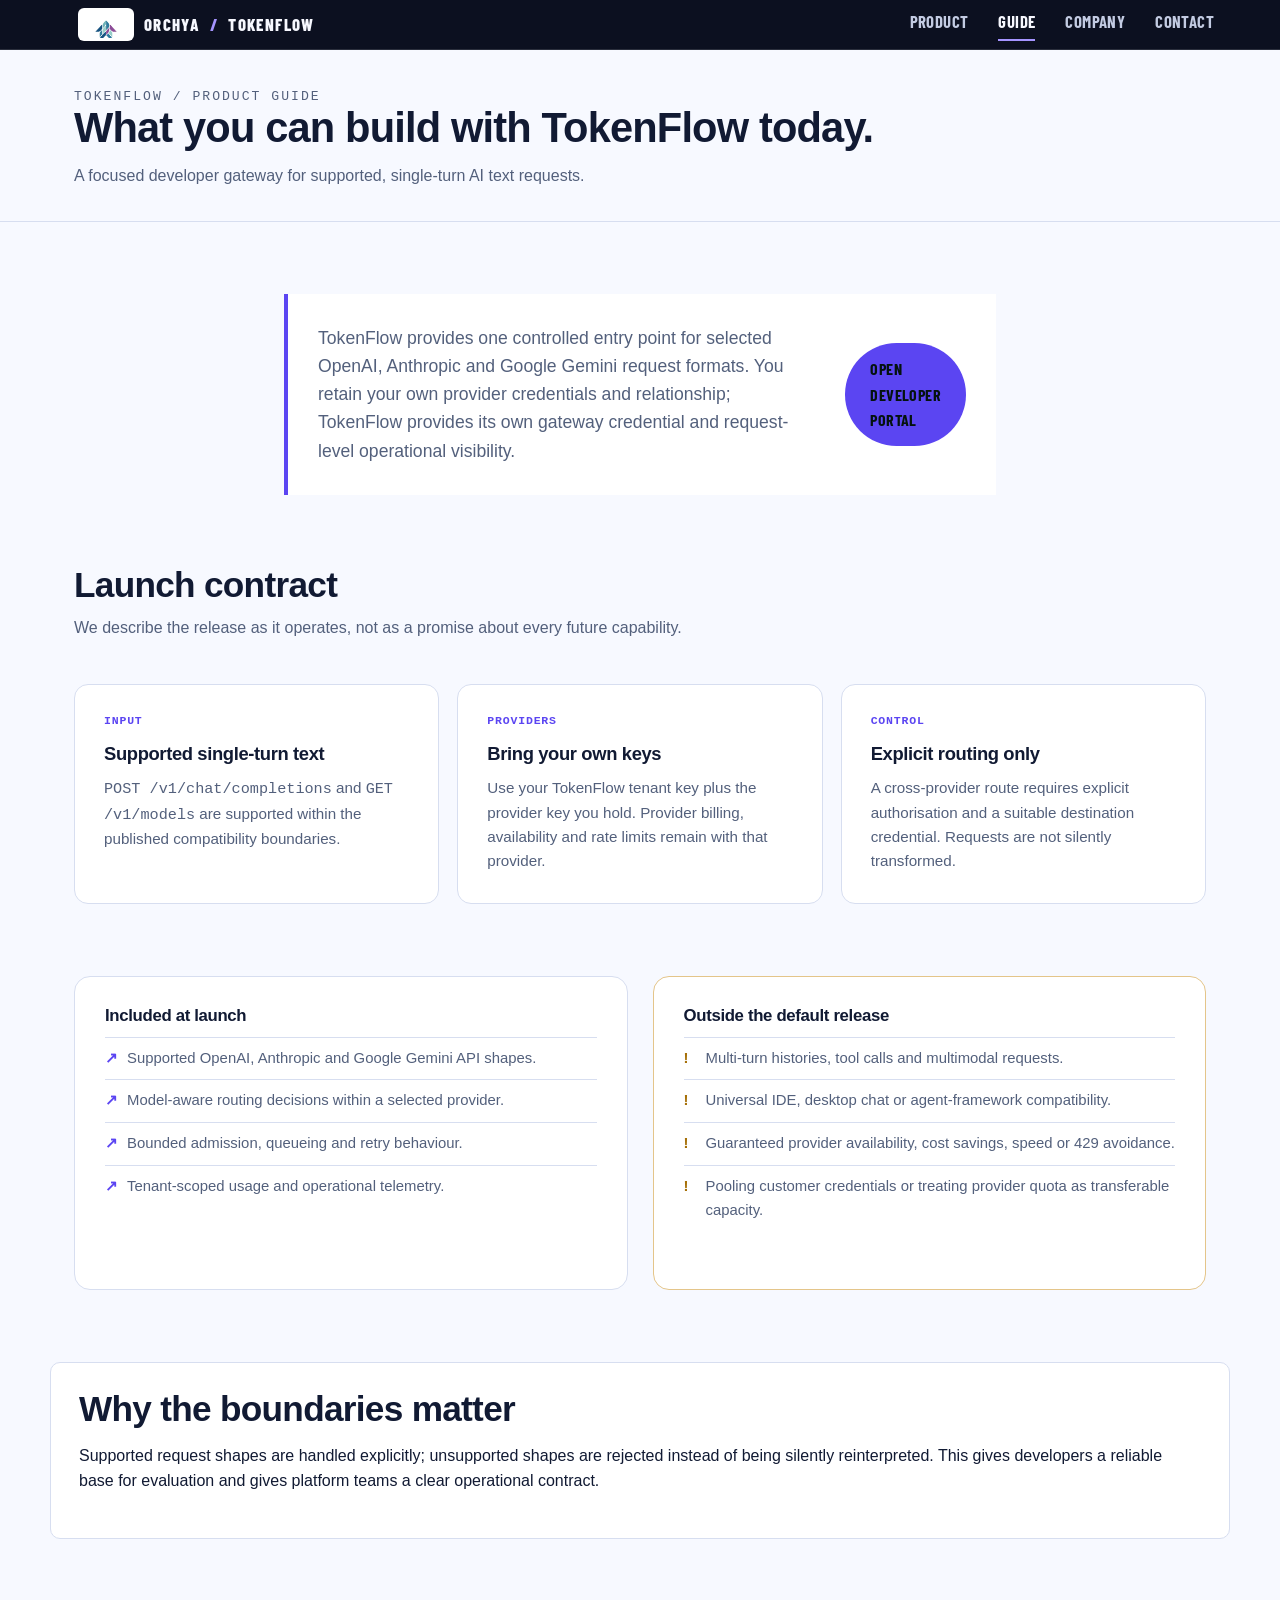
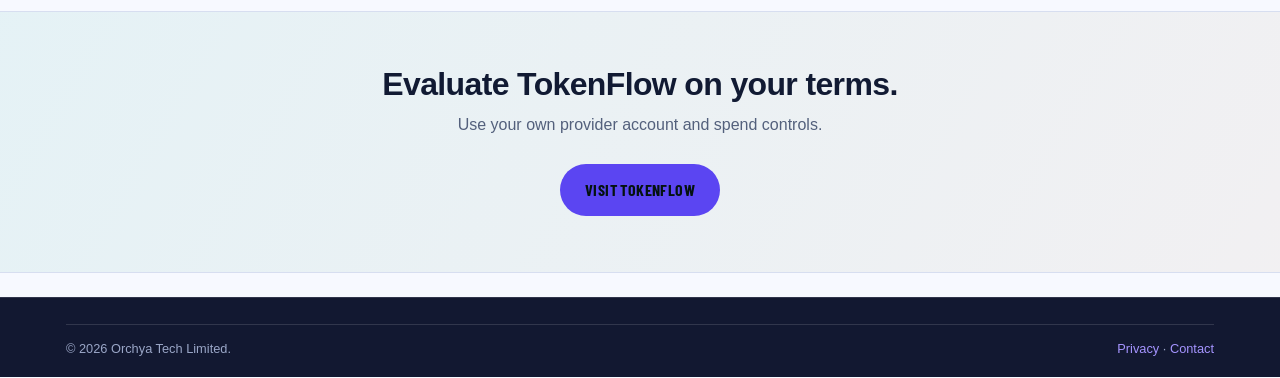
<file: product.html>
<!doctype html><html lang="en"><head><meta charset="utf-8"><meta name="viewport" content="width=device-width, initial-scale=1"><title>TokenFlow Product Guide | Orchya</title><meta name="description" content="TokenFlow launch scope, compatibility boundaries and bring-your-own-key gateway model."><meta name="robots" content="index, follow"><link rel="canonical" href="https://www.orchya.co.uk/product.html"><link rel="icon" type="image/svg+xml" href="/assets/img/favicon.svg"><link rel="stylesheet" href="/assets/css/style.css?v=20260928"><meta name="referrer" content="strict-origin-when-cross-origin"><meta http-equiv="Content-Security-Policy" content="default-src 'self'; script-src 'self'; style-src 'self'; img-src 'self' data:; font-src 'self'; connect-src 'self'; form-action 'self'; frame-ancestors 'none'; base-uri 'self'; object-src 'none'; upgrade-insecure-requests"><meta property="og:type" content="website"><meta property="og:site_name" content="Orchya Tech Limited"><meta property="og:url" content="https://www.orchya.co.uk/product.html"><meta property="og:locale" content="en_GB"><meta property="og:title" content="TokenFlow Product Guide | Orchya"><meta property="og:description" content="TokenFlow launch scope, compatibility boundaries and bring-your-own-key gateway model."><meta name="twitter:card" content="summary_large_image"><meta property="og:image" content="https://www.orchya.co.uk/assets/img/og-tokenflow.png"><meta property="og:image:width" content="1200"><meta property="og:image:height" content="630"><meta property="og:image:alt" content="TokenFlow by Orchya: one controlled path for supported AI requests"><meta name="twitter:image" content="https://www.orchya.co.uk/assets/img/og-tokenflow.png"><meta name="twitter:site" content="@OrchyaTech">
<script type="application/ld+json">
{
  "@context": "https://schema.org",
  "@type": "WebPage",
  "url": "https://www.orchya.co.uk/product.html",
  "name": "TokenFlow Product Guide",
  "about": {
    "@type": "SoftwareApplication",
    "@id": "https://www.orchya.co.uk/#tokenflow",
    "name": "TokenFlow",
    "applicationCategory": "DeveloperApplication",
    "operatingSystem": "Web",
    "url": "https://tokenflow.orchya.co.uk/",
    "description": "Bring-your-own-key gateway for supported single-turn OpenAI, Anthropic and Google Gemini text API requests. Supports POST /v1/chat/completions and GET /v1/models within published compatibility boundaries.",
    "publisher": {"@type": "Organization", "@id": "https://www.orchya.co.uk/#organization", "name": "Orchya Tech Limited"}
  }
}
</script>
</head><body class="tokenflow-site"><a class="skip-link" href="#main">Skip to content</a><header class="site-header"><nav class="nav" aria-label="Primary"><div class="container"><a class="logo" href="/"><img class="logo-img" src="/assets/img/orchya-logo.jpg" alt="">ORCHYA<span class="dot">/</span> TOKENFLOW</a><button class="nav-toggle" aria-label="Toggle navigation" aria-expanded="false">☰</button><ul class="nav-links"><li><a href="/">Product</a></li><li><a href="/product.html" aria-current="page">Guide</a></li><li><a href="/about.html">Company</a></li><li><a href="/contact.html">Contact</a></li></ul></div></nav></header><main id="main"><section class="page-hero"><div class="container"><p class="eyebrow">TOKENFLOW / PRODUCT GUIDE</p><h1>What you can build with TokenFlow today.</h1><p>A focused developer gateway for supported, single-turn AI text requests.</p></div></section><section class="section section-narrow"><div class="container"><div class="tf-guide-intro"><p>TokenFlow provides one controlled entry point for selected OpenAI, Anthropic and Google Gemini request formats. You retain your own provider credentials and relationship; TokenFlow provides its own gateway credential and request-level operational visibility.</p><a class="btn btn-primary" href="https://tokenflow.orchya.co.uk/">Open developer portal</a></div></div></section><section class="section section-flush-top"><div class="container"><div class="section-head"><h2>Launch contract</h2><p>We describe the release as it operates, not as a promise about every future capability.</p></div><div class="tf-cards"><article><p class="card-index">Input</p><h3>Supported single-turn text</h3><p><code>POST /v1/chat/completions</code> and <code>GET /v1/models</code> are supported within the published compatibility boundaries.</p></article><article><p class="card-index">Providers</p><h3>Bring your own keys</h3><p>Use your TokenFlow tenant key plus the provider key you hold. Provider billing, availability and rate limits remain with that provider.</p></article><article><p class="card-index">Control</p><h3>Explicit routing only</h3><p>A cross-provider route requires explicit authorisation and a suitable destination credential. Requests are not silently transformed.</p></article></div></div></section><section class="section section-flush-top"><div class="container tf-split"><div class="tf-boundaries"><h3>Included at launch</h3><ul><li>Supported OpenAI, Anthropic and Google Gemini API shapes.</li><li>Model-aware routing decisions within a selected provider.</li><li>Bounded admission, queueing and retry behaviour.</li><li>Tenant-scoped usage and operational telemetry.</li></ul></div><div class="tf-boundaries warning"><h3>Outside the default release</h3><ul><li>Multi-turn histories, tool calls and multimodal requests.</li><li>Universal IDE, desktop chat or agent-framework compatibility.</li><li>Guaranteed provider availability, cost savings, speed or 429 avoidance.</li><li>Pooling customer credentials or treating provider quota as transferable capacity.</li></ul></div></div></section><section class="section section-flush-top"><div class="container panel"><div class="section-head mb-0"><h2>Why the boundaries matter</h2></div><p>Supported request shapes are handled explicitly; unsupported shapes are rejected instead of being silently reinterpreted. This gives developers a reliable base for evaluation and gives platform teams a clear operational contract.</p></div></section><section class="cta-band"><div class="container"><h2>Evaluate TokenFlow on your terms.</h2><p>Use your own provider account and spend controls.</p><a class="btn btn-primary" href="https://tokenflow.orchya.co.uk/">Visit TokenFlow</a></div></section></main><footer class="site-footer"><div class="container"><div class="footer-bottom"><span>© <span id="year">2026</span> Orchya Tech Limited.</span><span><a href="/privacy.html">Privacy</a> · <a href="/contact.html">Contact</a></span></div></div></footer><script src="/assets/js/main.js"></script></body></html>
</file>
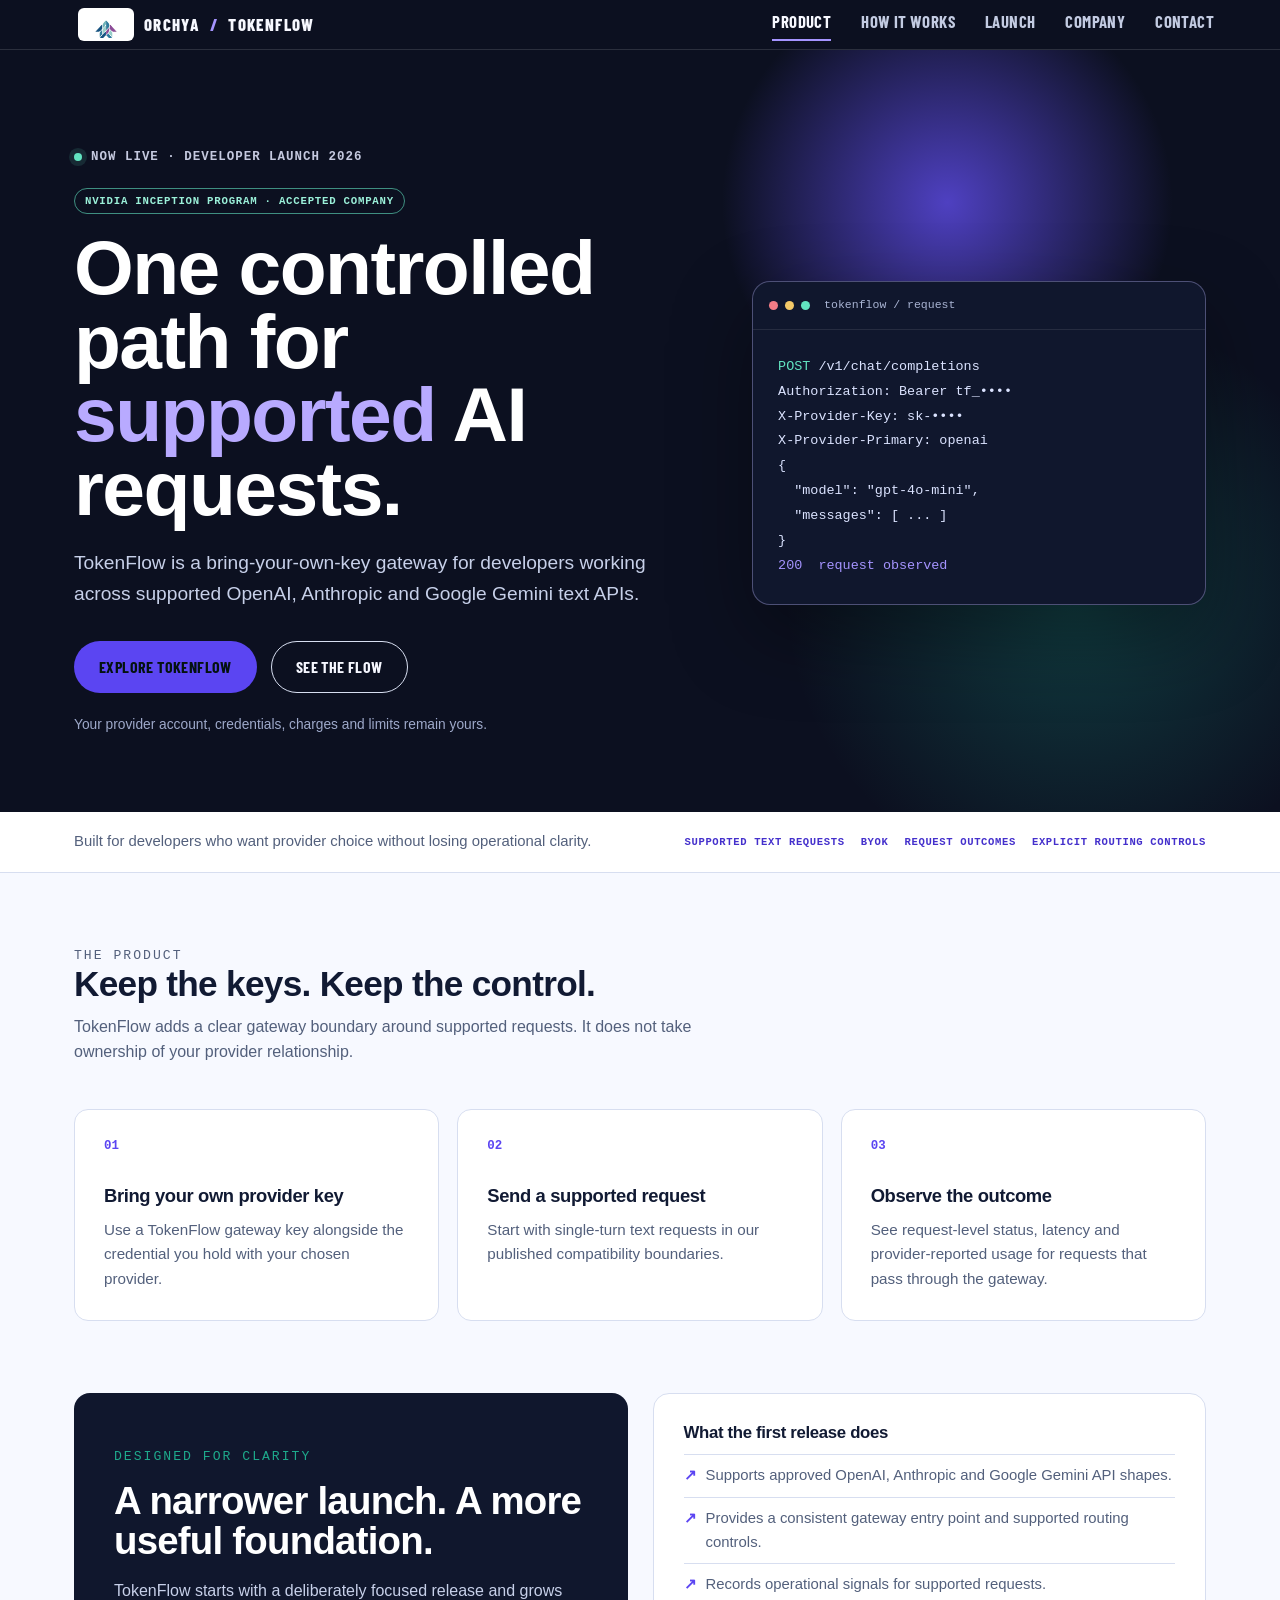
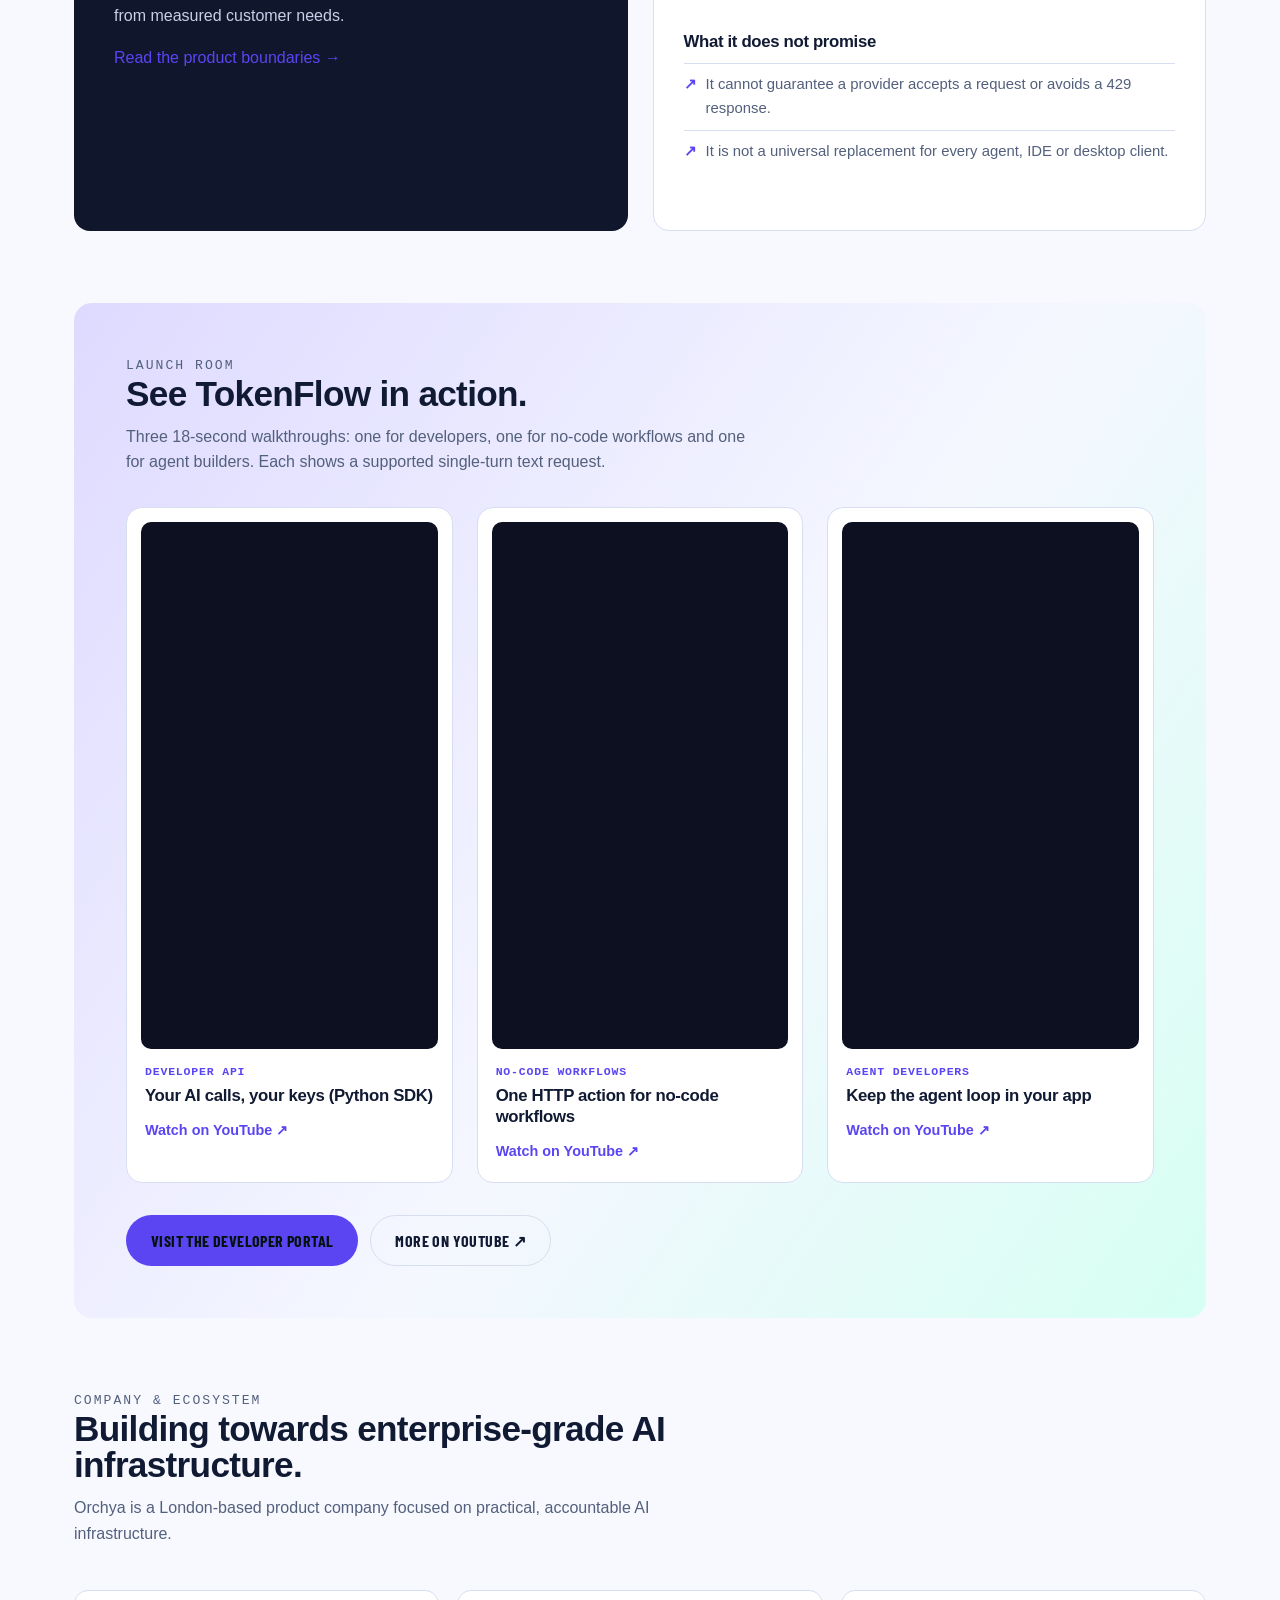
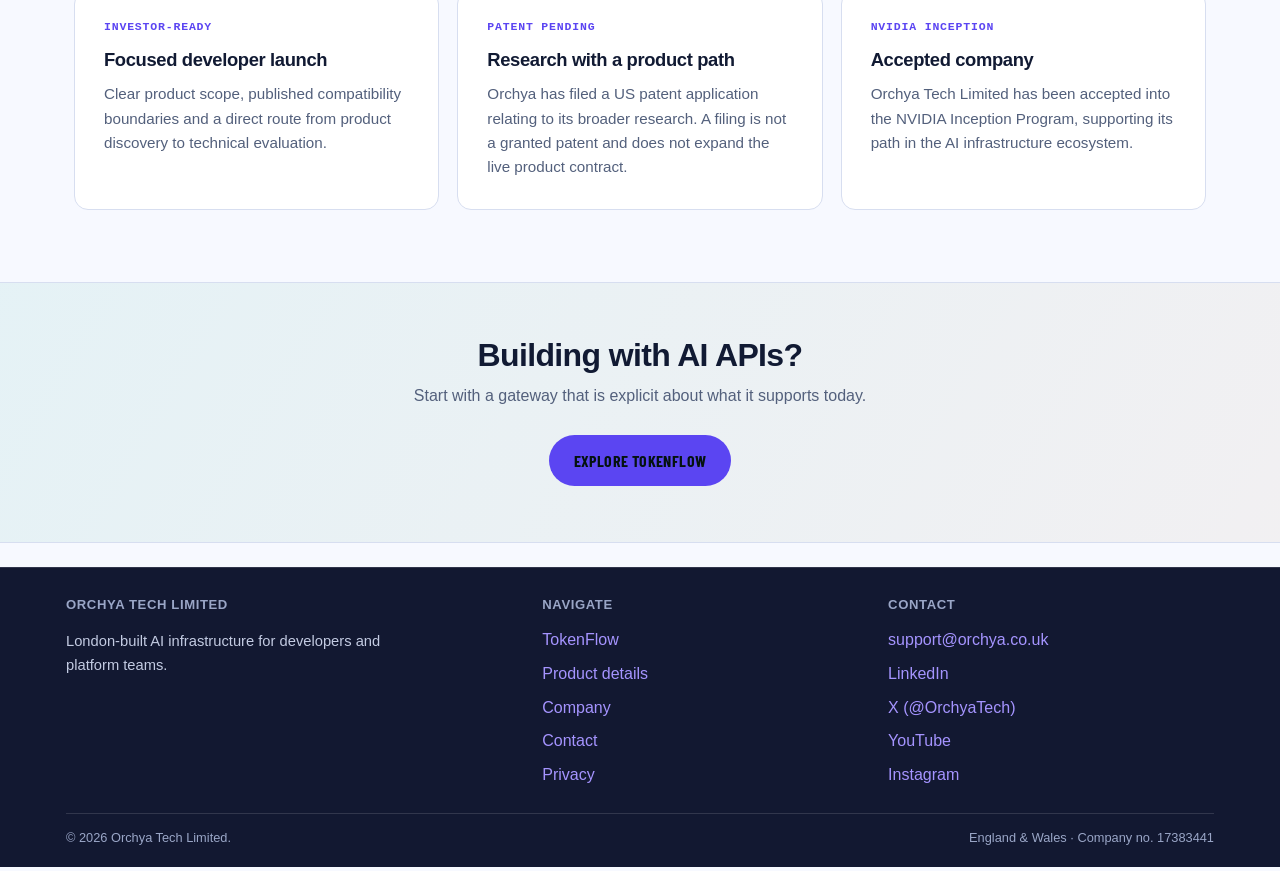
<file: services.html>
<!doctype html>
<html lang="en">
<head>
<meta charset="utf-8">
<title>Moved | Orchya Tech Limited</title>
<meta name="robots" content="noindex, follow">
<link rel="canonical" href="https://www.orchya.co.uk/">
<meta http-equiv="refresh" content="0; url=/">
</head>
<body>
<p>Orchya now focuses on TokenFlow. <a href="/">Continue to the TokenFlow homepage</a>.</p>
</body>
</html>
</file>
<file: assets/css/style.css>
/* Orchya Tech Limited — site stylesheet
   Dark dashboard aesthetic, self-hosted, no external requests. */

@font-face {
  font-family: 'Barlow Condensed';
  font-style: normal;
  font-weight: 600;
  font-display: swap;
  src: url('/assets/fonts/barlow-condensed-600.woff2') format('woff2');
}
@font-face {
  font-family: 'Barlow Condensed';
  font-style: normal;
  font-weight: 700;
  font-display: swap;
  src: url('/assets/fonts/barlow-condensed-700.woff2') format('woff2');
}
@font-face {
  font-family: 'Barlow Condensed';
  font-style: normal;
  font-weight: 800;
  font-display: swap;
  src: url('/assets/fonts/barlow-condensed-800.woff2') format('woff2');
}

:root {
  --bg: #f7f8fa;
  --bg-alt: #edeff3;
  --panel: #ffffff;
  --panel-hover: #f4f6f9;
  --border: #dde1e8;
  --text: #12141a;
  --text-dim: #545b6b;
  --text-faint: #7d8494;
  --accent: #0e9e88;
  --accent-dim: #0b8272;
  --accent2: #8a4700;
  --danger: #d13c3c;
  --vedic-o: #0f8a6e;
  --vedic-y: #2f3a8c;
  --vedic-a: #8a4700;
  --vedic-gold: #b8860b;
  --radius: 10px;
  --mono: 'Consolas', 'SFMono-Regular', 'Cascadia Mono', Menlo, monospace;
  --sans: -apple-system, BlinkMacSystemFont, 'Segoe UI', Roboto, Helvetica, Arial, sans-serif;
  --display: 'Barlow Condensed', 'Segoe UI Condensed', var(--sans);
  --max-width: 1180px;
  --stripe: repeating-linear-gradient(115deg, rgba(18,20,26,0.045) 0 2px, transparent 2px 14px);
}

* { box-sizing: border-box; }
html { scroll-behavior: smooth; }
@media (prefers-reduced-motion: reduce) {
  html { scroll-behavior: auto; }
  *, *::before, *::after { animation-duration: 0.001ms !important; animation-iteration-count: 1 !important; transition-duration: 0.001ms !important; }
}

body {
  margin: 0;
  background: var(--bg);
  color: var(--text);
  font-family: var(--sans);
  line-height: 1.6;
  -webkit-font-smoothing: antialiased;
}

img, svg { max-width: 100%; display: block; }
a { color: var(--accent); text-decoration: none; }
a:hover { color: var(--accent2); }

h1, h2, h3, .display {
  font-family: var(--display);
  font-weight: 800;
  text-transform: uppercase;
  letter-spacing: 0.2px;
  line-height: 1.02;
}
h1 { color: var(--text); }

.container {
  max-width: var(--max-width);
  margin: 0 auto;
  padding: 0 24px;
}

.skip-link {
  position: absolute;
  left: -999px;
  top: 0;
  background: var(--accent);
  color: #04120f;
  padding: 10px 16px;
  z-index: 999;
  border-radius: 0 0 8px 0;
  font-weight: 600;
}
.skip-link:focus { left: 0; }

/* ---------- Header: 3-tier (utility / primary nav / live strip) ---------- */
/* Header and footer use a steel-grey palette (referenced from an Octavia RS
   paint sample) — scoped as custom-property overrides so every existing
   selector that reads var(--text)/var(--panel)/etc. picks it up automatically. */
.site-header, .site-footer {
  --panel: #000000;
  --bg-alt: #1c2028;
  --border: rgba(255, 255, 255, 0.16);
  --text: #ffffff;
  --text-dim: #d8dade;
  --text-faint: #adb0b8;
  --accent: #2be3c8;
  --accent2: #ffb541;
  --stripe: repeating-linear-gradient(115deg, rgba(255,255,255,0.07) 0 2px, transparent 2px 14px);
}

.site-header {
  position: sticky;
  top: 0;
  z-index: 50;
}

.util-bar {
  background: var(--bg-alt);
  border-bottom: 1px solid var(--border);
  font-size: 0.8rem;
}
.util-bar .container {
  display: flex;
  align-items: center;
  justify-content: space-between;
  padding-top: 6px;
  padding-bottom: 6px;
}
.util-tag {
  color: var(--text-faint);
  text-transform: uppercase;
  letter-spacing: 1px;
  font-size: 0.76rem;
}
.util-links {
  display: flex;
  align-items: center;
  gap: 20px;
  list-style: none;
  margin: 0;
  padding: 0;
}
.util-links a { color: var(--text-dim); font-weight: 600; }
.util-links a:hover { color: var(--accent); }
.util-links .btn { padding: 7px 18px; font-size: 0.8rem; }

.nav {
  background: var(--panel);
  border-bottom: 1px solid var(--border);
}
.nav .container {
  display: flex;
  align-items: center;
  justify-content: space-between;
  padding: 8px 16px;
}
.logo {
  display: flex;
  align-items: center;
  gap: 10px;
  padding: 0 12px;
  font-family: var(--display);
  font-weight: 800;
  font-size: 1.4rem;
  letter-spacing: 0.5px;
  text-transform: uppercase;
  color: var(--text);
}
.logo .dot { color: var(--accent); }
.logo-mark { width: 24px; height: 24px; }
.logo-img {
  width: 56px;
  height: 33px;
  object-fit: cover;
  object-position: top center;
  background: #fff;
  border-radius: 6px;
  padding: 3px;
  display: block;
}
.nav-links {
  display: flex;
  gap: 30px;
  list-style: none;
  margin: 0;
  padding: 0;
}
.nav-links a {
  position: relative;
  display: inline-block;
  color: var(--text-dim);
  font-family: var(--display);
  font-size: 1.05rem;
  font-weight: 700;
  text-transform: uppercase;
  letter-spacing: 0.4px;
  padding-bottom: 4px;
  border-bottom: 2px solid transparent;
}
.nav-links a:hover, .nav-links a[aria-current="page"] { color: var(--text); }
.nav-links a[aria-current="page"] { border-bottom-color: var(--accent); }
.nav-cta {
  display: inline-flex;
  align-items: center;
  gap: 8px;
}
.nav-toggle {
  display: none;
  align-items: center;
  justify-content: center;
  background: none;
  border: 1px solid var(--border);
  border-radius: 8px;
  color: var(--text);
  font-size: 1.6rem;
  line-height: 1;
  min-width: 48px;
  min-height: 48px;
  padding: 0;
  cursor: pointer;
}

.live-strip {
  background: var(--bg-alt);
  border-bottom: 1px solid var(--border);
  background-image: var(--stripe);
}
.live-strip .container {
  display: flex;
  align-items: center;
  justify-content: space-between;
  padding-top: 5px;
  padding-bottom: 5px;
  font-family: var(--mono);
  font-size: 0.78rem;
}
.live-meta { display: flex; align-items: center; gap: 8px; color: var(--text-dim); }
.live-meta strong { color: var(--text); font-weight: 700; }
.live-dot {
  width: 7px; height: 7px; border-radius: 50%;
  background: var(--accent);
  display: inline-block;
  box-shadow: 0 0 0 0 rgba(14,158,136,0.6);
  animation: pulse 2s infinite;
}
@keyframes pulse {
  0% { box-shadow: 0 0 0 0 rgba(14,158,136,0.5); }
  70% { box-shadow: 0 0 0 6px rgba(14,158,136,0); }
  100% { box-shadow: 0 0 0 0 rgba(14,158,136,0); }
}
.live-clock { display: flex; align-items: center; gap: 14px; color: var(--text-dim); }
.live-clock .clock-block { text-align: right; }
.live-clock .clock-label { color: var(--text-faint); font-size: 0.68rem; text-transform: uppercase; letter-spacing: 0.6px; }
.live-clock .clock-value { color: var(--text); font-weight: 700; }

@media (max-width: 800px) {
  .nav-toggle { display: inline-flex; margin-right: 16px; }
  .nav-links {
    position: absolute;
    top: 100%;
    left: 0;
    right: 0;
    background: var(--bg-alt);
    border-bottom: 1px solid var(--border);
    flex-direction: column;
    gap: 0;
    padding: 8px 24px 16px;
    display: none;
  }
  .nav-links.open { display: flex; }
  .nav-links li { border-top: 1px solid var(--border); }
  .nav-links a { display: block; padding: 14px 0; border-bottom: none; }
  .nav-cta { display: none; }
  .util-bar { display: none; }
}

/* ---------- Buttons ---------- */
.btn {
  display: inline-flex;
  align-items: center;
  gap: 8px;
  padding: 12px 24px;
  border-radius: 999px;
  font-family: var(--display);
  font-weight: 700;
  font-size: 1rem;
  text-transform: uppercase;
  letter-spacing: 0.4px;
  border: 1px solid transparent;
  cursor: pointer;
  transition: transform 0.15s ease, background 0.15s ease, border-color 0.15s ease;
}
.btn:hover { transform: translateY(-1px); }
.btn-primary { background: var(--accent); color: #04120f; }
.btn-primary:hover { background: var(--accent2); color: #ffffff; }
.btn-ghost { background: transparent; border-color: var(--border); color: var(--text); }
.btn-ghost:hover { border-color: var(--accent); color: var(--accent); }

/* ---------- Hero ---------- */
.hero {
  padding: 40px 0 56px;
  position: relative;
  background:
    radial-gradient(600px 300px at 85% -10%, rgba(14, 158, 136, 0.10), transparent 60%),
    radial-gradient(500px 260px at 10% 10%, rgba(138, 71, 0, 0.07), transparent 60%);
}
.eyebrow {
  font-family: var(--mono);
  color: var(--accent2);
  text-transform: uppercase;
  letter-spacing: 2px;
  font-size: 0.82rem;
  margin-bottom: 14px;
}
.hero h1 {
  font-size: clamp(2.6rem, 6vw, 4.6rem);
  letter-spacing: 0.2px;
  margin: 0 0 22px;
  max-width: 880px;
}
.hero p.lead {
  font-size: 1.1rem;
  color: var(--text-dim);
  max-width: 620px;
  margin: 0 0 32px;
}
.hero-actions { display: flex; gap: 14px; flex-wrap: wrap; }

/* ---------- Panels / Cards ---------- */
.panel {
  background: var(--panel);
  border: 1px solid var(--border);
  border-radius: var(--radius);
  padding: 28px;
}
.section { padding: 72px 0; }
.section-head { max-width: 640px; margin-bottom: 44px; }
.section-head h2 { font-size: clamp(1.6rem, 3vw, 2.2rem); margin: 0 0 12px; }
.section-head p { color: var(--text-dim); margin: 0; }

.grid-services {
  display: grid;
  grid-template-columns: repeat(auto-fit, minmax(270px, 1fr));
  gap: 20px;
}
.card {
  background: var(--panel);
  border: 1px solid var(--border);
  border-top: 3px solid var(--accent-dim);
  border-radius: var(--radius);
  padding: 26px;
  transition: border-color 0.15s ease, transform 0.15s ease;
}
.card:hover { border-color: var(--accent-dim); border-top-color: var(--accent); transform: translateY(-2px); }
.card .card-index {
  display: inline-block;
  font-family: var(--mono);
  color: var(--bg);
  background: var(--accent);
  border-radius: 999px;
  padding: 3px 11px;
  font-size: 0.76rem;
  font-weight: 700;
  letter-spacing: 0.5px;
  margin-bottom: 16px;
}
.card h3 { margin: 0 0 10px; font-size: 1.2rem; }
.card p { color: var(--text-dim); font-size: 0.94rem; margin: 0 0 14px; }
.card a.card-link { font-size: 0.86rem; font-weight: 700; text-transform: uppercase; letter-spacing: 0.5px; }

/* ---------- Stats strip ---------- */
.stats-grid {
  display: grid;
  grid-template-columns: repeat(auto-fit, minmax(160px, 1fr));
  gap: 20px;
}
.stat { border-left: 2px solid var(--accent); padding-left: 16px; }
.stat .stat-value { font-family: var(--mono); font-size: 1.8rem; color: var(--text); }
.stat-gold { border-left-color: var(--vedic-gold); }
.stat-gold .stat-value { color: var(--vedic-gold); }
.stat .stat-label { color: var(--text-dim); font-size: 0.82rem; text-transform: uppercase; letter-spacing: 0.6px; margin-top: 4px; }

/* ---------- Benchmark comparisons ---------- */
.disclaimer-panel { border-color: var(--vedic-a); background: var(--bg-alt); }
.disclaimer-panel p { font-size: 0.85rem; color: var(--text-dim); margin: 0; }
.disclaimer-panel strong { color: var(--text); }
.bench-note {
  font-size: 0.82rem;
  color: var(--text-faint);
  font-style: italic;
  margin: 10px 0 0;
}
.panel-scroll { overflow-x: auto; }
.compare-table { width: 100%; border-collapse: collapse; font-size: 0.92rem; }
.compare-table th, .compare-table td { text-align: left; padding: 12px 14px; border-top: 1px solid var(--border); }
.compare-table thead th {
  border-top: none;
  color: var(--text-faint);
  text-transform: uppercase;
  letter-spacing: 0.5px;
  font-size: 0.76rem;
  font-family: var(--mono);
}
.compare-table td.win { color: var(--accent); font-weight: 700; }
.compare-table tbody tr:hover { background: var(--panel-hover); }

.surge-demo { display: grid; gap: 18px; margin-top: 8px; }
.surge-row .surge-label { display: flex; justify-content: space-between; font-size: 0.85rem; color: var(--text-dim); margin-bottom: 6px; font-family: var(--mono); }
.surge-track { height: 16px; border-radius: 8px; background: var(--bg-alt); border: 1px solid var(--border); overflow: hidden; }
.surge-fill { height: 100%; border-radius: 8px; }
.surge-fill.ok { background: var(--accent); }
.surge-fill.blocked { background: var(--danger); }

.stack-bar { margin-bottom: 22px; }
.stack-bar .stack-label { display: flex; justify-content: space-between; align-items: baseline; margin-bottom: 6px; }
.stack-bar .stack-label strong { font-family: var(--display); font-size: 1.3rem; }
.stack-track { display: flex; height: 28px; border-radius: 6px; overflow: hidden; border: 1px solid var(--border); }
.stack-seg { display: flex; align-items: center; justify-content: center; font-size: 0.72rem; color: #fff; font-weight: 700; white-space: nowrap; overflow: hidden; }
.seg-a { background: var(--vedic-a); }
.seg-b { background: var(--vedic-y); }
.seg-c { background: var(--text-faint); }
.seg-d { background: var(--accent); }
.seg-e { background: var(--accent-dim); }

.w-100 { width: 100%; }
.w-45 { width: 45%; }
.w-35 { width: 35%; }
.w-30 { width: 30%; }
.w-20 { width: 20%; }
.w-15 { width: 15%; }

.dev-compare { display: grid; grid-template-columns: 1fr 1fr; gap: 24px; }
@media (max-width: 700px) { .dev-compare { grid-template-columns: 1fr; } }
.dev-compare ul { list-style: none; padding: 0; margin: 0; }
.dev-compare li { padding: 10px 0; border-top: 1px solid var(--border); font-size: 0.92rem; color: var(--text-dim); }
.dev-compare li:first-child { border-top: none; }
.dev-compare h4 { margin: 0 0 4px; text-transform: uppercase; font-size: 0.8rem; letter-spacing: 0.6px; color: var(--text-faint); }

.pitch-banner {
  text-align: center;
  padding: 40px 24px;
  border: 1px solid var(--border);
  border-radius: var(--radius);
  background: linear-gradient(120deg, rgba(14,158,136,0.07), rgba(138,71,0,0.05));
}
.pitch-banner p { font-size: 1.15rem; max-width: 720px; margin: 0 auto 20px; color: var(--text); }
.pitch-badges { display: flex; justify-content: center; gap: 12px; flex-wrap: wrap; }
.pitch-badges span {
  font-family: var(--mono);
  font-size: 0.82rem;
  font-weight: 700;
  padding: 6px 14px;
  border-radius: 999px;
  background: var(--accent);
  color: var(--bg);
}

/* ---------- FAQ ---------- */
.faq-list { display: flex; flex-direction: column; gap: 10px; max-width: 820px; }
.faq-item {
  background: var(--panel);
  border: 1px solid var(--border);
  border-radius: var(--radius);
  padding: 4px 22px;
}
.faq-item summary {
  cursor: pointer;
  padding: 16px 0;
  font-weight: 700;
  font-size: 1.02rem;
  list-style: none;
  display: flex;
  justify-content: space-between;
  align-items: center;
  gap: 12px;
}
.faq-item summary::-webkit-details-marker { display: none; }
.faq-item summary::after {
  content: '+';
  font-family: var(--mono);
  color: var(--accent);
  font-size: 1.3rem;
  flex-shrink: 0;
}
.faq-item[open] summary::after { content: '\2212'; }
.faq-item p { color: var(--text-dim); margin: 0 0 18px; font-size: 0.95rem; }

/* ---------- CTA band ---------- */
.cta-band {
  background: linear-gradient(120deg, rgba(14,158,136,0.08), rgba(138,71,0,0.05));
  border-top: 1px solid var(--border);
  border-bottom: 1px solid var(--border);
  padding: 56px 0;
  text-align: center;
}
.cta-band h2 { margin: 0 0 12px; font-size: clamp(1.5rem, 3vw, 2rem); }
.cta-band p { color: var(--text-dim); margin: 0 0 26px; }

/* ---------- Service detail sections ---------- */
.service-block {
  border-top: 1px solid var(--border);
  padding: 48px 0;
  display: grid;
  grid-template-columns: 120px 1fr;
  gap: 32px;
}
.service-block:first-of-type { border-top: none; }
.service-num { font-family: var(--mono); color: var(--accent); font-size: 1.6rem; }
.service-block h2 { margin: 0 0 12px; font-size: 1.5rem; }
.service-block p { color: var(--text-dim); margin: 0 0 16px; max-width: 720px; }
.service-block ul { color: var(--text-dim); padding-left: 20px; margin: 0; }
.service-block li { margin-bottom: 6px; }
@media (max-width: 640px) {
  .service-block { grid-template-columns: 1fr; gap: 10px; }
}

/* ---------- Brand pillars (O-Y-A) ---------- */
.pronounce {
  display: inline-flex;
  align-items: center;
  gap: 8px;
  font-family: var(--mono);
  color: var(--text-faint);
  font-size: 0.85rem;
  letter-spacing: 0.4px;
  margin-bottom: 18px;
}
.pronounce strong { color: var(--accent); font-weight: 700; }
.pillars {
  display: grid;
  grid-template-columns: repeat(auto-fit, minmax(230px, 1fr));
  gap: 20px;
}
.pillar {
  background: var(--panel);
  border: 1px solid var(--border);
  border-top: 3px solid var(--pillar-color, var(--accent));
  border-radius: var(--radius);
  padding: 28px;
  position: relative;
  overflow: hidden;
}
.pillar::before {
  content: attr(data-letter);
  position: absolute;
  right: 14px;
  top: 0;
  font-family: var(--mono);
  font-size: 4.5rem;
  font-weight: 700;
  line-height: 1;
  color: var(--pillar-color, var(--border));
  opacity: 0.14;
}
.pillar .pillar-sanskrit { font-family: var(--mono); color: var(--pillar-color, var(--accent)); font-size: 0.8rem; text-transform: uppercase; letter-spacing: 1px; margin-bottom: 8px; }
.pillar[data-letter="O"] { --pillar-color: var(--vedic-o); }
.pillar[data-letter="Y"] { --pillar-color: var(--vedic-y); }
.pillar[data-letter="A"] { --pillar-color: var(--vedic-a); }
.pillar h3 { margin: 0 0 10px; font-size: 1.1rem; position: relative; }
.pillar p { color: var(--text-dim); font-size: 0.92rem; margin: 0; position: relative; max-width: 90%; }

/* ---------- About page ---------- */
.about-grid {
  display: grid;
  grid-template-columns: 1.3fr 1fr;
  gap: 32px;
  align-items: start;
}
@media (max-width: 800px) { .about-grid { grid-template-columns: 1fr; } }
.info-table { width: 100%; border-collapse: collapse; }
.info-table tr { border-top: 1px solid var(--border); }
.info-table tr:first-child { border-top: none; }
.info-table th, .info-table td { text-align: left; padding: 12px 0; font-size: 0.92rem; }
.info-table th { color: var(--text-faint); font-weight: 600; width: 44%; }
.info-table td { color: var(--text); }

.profile-card { display: flex; gap: 16px; align-items: flex-start; margin-top: 18px; }
.profile-avatar {
  width: 56px; height: 56px; border-radius: 50%;
  background: var(--bg-alt); border: 1px solid var(--border);
  display: flex; align-items: center; justify-content: center;
  font-family: var(--mono); color: var(--accent); font-weight: 700; flex-shrink: 0;
}
.profile-name { font-weight: 700; margin: 0 0 2px; }
.profile-role { color: var(--text-faint); font-size: 0.85rem; margin: 0; }

/* ---------- Contact page ---------- */
.contact-grid {
  display: grid;
  grid-template-columns: 1fr 1fr;
  gap: 36px;
  align-items: start;
}
@media (max-width: 800px) { .contact-grid { grid-template-columns: 1fr; } }
.contact-list { list-style: none; padding: 0; margin: 0; }
.contact-list li { border-top: 1px solid var(--border); padding: 16px 0; }
.contact-list li:first-child { border-top: none; }
.contact-list .label { color: var(--text-faint); font-size: 0.78rem; text-transform: uppercase; letter-spacing: 0.6px; margin-bottom: 4px; }
.contact-list .value { font-size: 1.02rem; }

.form-field { margin-bottom: 18px; }
.form-field label { display: block; font-size: 0.85rem; color: var(--text-dim); margin-bottom: 6px; }
.form-field input, .form-field textarea {
  width: 100%;
  background: var(--bg-alt);
  border: 1px solid var(--border);
  border-radius: 8px;
  color: var(--text);
  padding: 12px 14px;
  font-family: var(--sans);
  font-size: 0.95rem;
}
.form-field input:focus, .form-field textarea:focus { outline: 2px solid var(--accent); outline-offset: 1px; border-color: var(--accent); }
.form-field textarea { resize: vertical; min-height: 120px; }
.form-note { font-size: 0.8rem; color: var(--text-faint); margin-top: 10px; }
.honeypot { position: absolute; left: -9999px; top: -9999px; }
.form-status { margin-top: 14px; font-size: 0.9rem; }
.form-status[data-state="success"] { color: var(--accent); }
.form-status[data-state="error"] { color: var(--danger); }

/* ---------- TokenFlow launch surface ---------- */
.tokenflow-site { --bg: #f7f9ff; --bg-alt: #e9edf9; --panel: #fff; --border: #d7def0; --text: #111a33; --text-dim: #53607c; --text-faint: #77829b; --accent: #5b45f2; --accent-dim: #4430cc; --accent2: #1ea98b; }
.tokenflow-site .site-header, .tokenflow-site .site-footer { --panel: #0c1020; --bg-alt: #121831; --border: rgba(255,255,255,.13); --text: #f7f8ff; --text-dim: #c3cbe2; --text-faint: #9aa6c7; --accent: #a594ff; --accent2: #62e4c1; }
.tokenflow-site h1, .tokenflow-site h2, .tokenflow-site h3 { letter-spacing: -.02em; text-transform: none; font-family: var(--sans); }
.tokenflow-site .logo { font-size: 1.05rem; letter-spacing: .08em; }
.tf-hero { overflow: hidden; padding: 100px 0 76px; color: #f7f8ff; background: radial-gradient(circle at 74% 20%, rgba(104,83,255,.72), transparent 20%), radial-gradient(circle at 84% 72%, rgba(31,198,166,.24), transparent 24%), #0c1020; }
.tf-hero-grid { display:grid; grid-template-columns: minmax(0,1.15fr) minmax(360px,.85fr); gap: 64px; align-items:center; }
.tf-kicker { display:flex; align-items:center; gap:9px; margin:0 0 22px; color:#c5c9df; font:700 .78rem var(--mono); letter-spacing:.08em; text-transform:uppercase; }
.tf-program { display:inline-block; margin:0 0 17px; padding:6px 10px; border:1px solid rgba(98,228,193,.6); border-radius:999px; color:#9bf0d9; font:700 .67rem var(--mono); letter-spacing:.07em; }
.tf-kicker span { width:8px; height:8px; border-radius:50%; background:#62e4c1; box-shadow:0 0 0 5px rgba(98,228,193,.12); }
.tf-hero h1 { max-width:700px; margin:0 0 22px; color:#fff; font-size:clamp(3rem,6vw,5.6rem); line-height:.96; }
.tf-hero h1 em { font-style:normal; color:#b8aaff; }
.tf-lead { max-width:625px; margin:0 0 32px; color:#c7d0e9; font-size:1.2rem; line-height:1.6; }
.tf-hero .btn-ghost { color:#f6f7ff; }.tf-footnote { margin:21px 0 0; color:#9ea9ca; font-size:.86rem; }
.tf-terminal { position:relative; background:#10172d; border:1px solid rgba(191,186,255,.35); border-radius:18px; box-shadow:0 30px 80px rgba(0,0,0,.35); overflow:hidden; font-family:var(--mono); }
.terminal-head { display:flex; align-items:center; gap:7px; padding:14px 16px; border-bottom:1px solid rgba(255,255,255,.09); color:#a9b4d3; font-size:.72rem; }.terminal-head span { width:9px; height:9px; border-radius:50%; background:#f27d86; }.terminal-head span:nth-child(2){background:#f4c968}.terminal-head span:nth-child(3){background:#62e4c1}.terminal-head b{margin-left:7px;font-weight:500}.tf-terminal pre{margin:0;padding:25px;overflow:auto;font-size:.84rem;line-height:1.85;color:#dbe3ff}.tf-terminal i{color:#62e4c1;font-style:normal}.tf-terminal .ok{color:#a594ff}
.tf-proof { border-bottom:1px solid var(--border); background:#fff; }.tf-proof .container { display:flex; justify-content:space-between; align-items:center; gap:24px; padding-top:18px; padding-bottom:18px; }.tf-proof p{margin:0;color:var(--text-dim);font-size:.93rem}.tf-proof-items{display:flex;gap:16px;flex-wrap:wrap}.tf-proof-items span{font:700 .66rem var(--mono);color:var(--accent-dim);letter-spacing:.06em}
.tf-steps,.tf-cards{display:grid;grid-template-columns:repeat(3,1fr);gap:18px}.tf-steps article,.tf-cards article{padding:29px;background:var(--panel);border:1px solid var(--border);border-radius:14px}.tf-steps b{display:block;margin-bottom:32px;color:var(--accent);font:700 .78rem var(--mono)}.tf-steps h3,.tf-cards h3{margin:0 0 11px;font-size:1.15rem;line-height:1.2}.tf-steps p,.tf-cards p{margin:0;color:var(--text-dim);font-size:.95rem}.tf-cards .card-index{margin:0 0 16px;color:var(--accent);background:none;padding:0;font:700 .72rem var(--mono);letter-spacing:.07em;text-transform:uppercase}
.tf-split,.tf-launch{display:grid;grid-template-columns:1fr 1fr;gap:25px}.tf-flow{padding:40px;border-radius:16px;background:#10172d;color:#fff}.tf-flow h2{margin:0 0 16px;font-size:clamp(1.8rem,3vw,2.6rem);line-height:1.05}.tf-flow p:not(.eyebrow){color:#c7d0e9;max-width:500px}.tf-boundaries{padding:30px;border:1px solid var(--border);border-radius:16px;background:var(--panel)}.tf-boundaries h3{margin:0 0 13px;font-size:1.05rem}.tf-boundaries h3+ul{margin-bottom:27px}.tf-boundaries ul{padding:0;margin:0;list-style:none}.tf-boundaries li{padding:9px 0 9px 22px;border-top:1px solid var(--border);color:var(--text-dim);font-size:.93rem;position:relative}.tf-boundaries li:before{content:'↗';position:absolute;left:0;color:var(--accent);font-weight:700}.tf-boundaries.warning{border-color:#e4c58a}.tf-boundaries.warning li:before{content:'!';color:#a67008}
.tf-launch{align-items:center;padding:52px;border-radius:18px;background:linear-gradient(125deg,#dedaff 0%,#f5f7ff 55%,#d6fff2 100%)}.tf-launch h2{margin:0 0 14px;font-size:clamp(1.9rem,3.6vw,3rem);line-height:1}.tf-launch p:not(.eyebrow){max-width:475px;color:var(--text-dim)}.video-slot{min-height:230px;display:flex;align-items:center;justify-content:center;flex-direction:column;border:1px dashed #7766d8;border-radius:14px;background:rgba(255,255,255,.55);color:var(--accent-dim)}.video-slot .play{display:grid;place-items:center;width:53px;height:53px;border-radius:50%;margin-bottom:8px;background:var(--accent);color:white;padding-left:3px}.video-slot p{margin:0;font-weight:700}.video-slot small{color:var(--text-dim)}.tf-guide-intro{display:flex;gap:30px;align-items:center;justify-content:space-between;padding:30px;border-left:4px solid var(--accent);background:var(--panel)}.tf-guide-intro p{max-width:730px;margin:0;font-size:1.1rem;color:var(--text-dim)}
@media(max-width:800px){.tf-hero{padding:70px 0 55px}.tf-hero-grid,.tf-split,.tf-launch{grid-template-columns:1fr;gap:26px}.tf-steps,.tf-cards{grid-template-columns:1fr}.tf-proof .container,.tf-guide-intro{align-items:flex-start;flex-direction:column}.tf-proof-items{gap:9px}.tf-terminal pre{font-size:.74rem}.tf-launch{padding:30px}.tf-flow{padding:30px}}

/* ---------- Footer ---------- */
.site-footer {
  border-top: 1px solid var(--border);
  background: var(--bg-alt);
  padding: 26px 0 18px;
  margin-top: 24px;
}
.site-footer .container { padding-left: 16px; padding-right: 16px; }
.footer-grid {
  display: grid;
  grid-template-columns: 1.4fr 1fr 1fr;
  gap: 20px;
  margin-bottom: 18px;
}
@media (max-width: 700px) { .footer-grid { grid-template-columns: 1fr; } }
.footer-grid h4 { font-size: 0.82rem; text-transform: uppercase; letter-spacing: 0.6px; color: var(--text-faint); margin: 0 0 12px; }
.footer-grid ul { list-style: none; padding: 0; margin: 0; }
.footer-grid li { margin-bottom: 8px; color: var(--text-dim); }
.footer-grid p { color: var(--text-dim); font-size: 0.92rem; max-width: 320px; }
.social-links { display: flex; gap: 14px; margin-top: 14px; }
.social-links a { display: inline-flex; }
.social-links img { width: 24px; height: 24px; opacity: 0.75; transition: opacity 0.15s ease, transform 0.15s ease; }
.social-links a:hover img { opacity: 1; transform: translateY(-2px); }

.whatsapp-float {
  position: fixed;
  right: 20px;
  bottom: 20px;
  width: 56px;
  height: 56px;
  border-radius: 50%;
  box-shadow: 0 4px 14px rgba(0, 0, 0, 0.25);
  z-index: 60;
  transition: transform 0.15s ease;
}
.whatsapp-float:hover { transform: scale(1.08); }
.whatsapp-float img { width: 100%; height: 100%; display: block; }

.footer-bottom {
  border-top: 1px solid var(--border);
  padding-top: 14px;
  display: flex;
  justify-content: space-between;
  flex-wrap: wrap;
  gap: 10px;
  color: var(--text-faint);
  font-size: 0.8rem;
}

/* ---------- Utility ---------- */
.text-center { text-align: center; }
.mt-0 { margin-top: 0; }
.mb-0 { margin-bottom: 0; }
.section-flush-top { padding-top: 0; }
.section-narrow { max-width: 760px; margin: 0 auto; }
.center-x { margin-left: auto; margin-right: auto; }
.justify-center { justify-content: center; }
.u-mt-md { margin-top: 20px; }
.u-mb-sm { margin-bottom: 14px; }
.u-mb-md { margin-bottom: 18px; }
.u-mb-lg { margin-bottom: 28px; }

.leader-panel { display: flex; gap: 24px; flex-wrap: wrap; align-items: flex-start; }
.leader-info { flex: 1; min-width: 240px; }
.leader-bio { color: var(--text-dim); margin: 0 0 16px; max-width: 680px; }
.profile-avatar-lg { width: 80px; height: 80px; font-size: 1.4rem; }
.profile-name-lg { font-size: 1.15rem; }

.client-list {
  display: flex;
  flex-wrap: wrap;
  gap: 14px 32px;
  list-style: none;
  padding: 0;
  margin: 0;
}
.client-list li {
  color: var(--text-dim);
  font-family: var(--display);
  font-weight: 700;
  text-transform: uppercase;
  letter-spacing: 0.5px;
  font-size: 1.05rem;
  padding-bottom: 6px;
  border-bottom: 2px solid var(--border);
}
.page-hero {
  padding: 36px 0 32px;
  border-bottom: 1px solid var(--border);
}
.page-hero h1 { font-size: clamp(1.9rem, 3.6vw, 2.6rem); margin: 0 0 14px; }
.page-hero p { color: var(--text-dim); max-width: 640px; margin: 0; }

/* ---------- Launch room videos (vertical 9:16 YouTube Shorts) ---------- */
.tf-launch-room{padding:52px;border-radius:18px;background:linear-gradient(125deg,#dedaff 0%,#f5f7ff 55%,#d6fff2 100%)}
.tf-launch-room .section-head{margin-bottom:32px}
.tf-videos{display:grid;grid-template-columns:repeat(3,minmax(0,1fr));gap:24px}
.tf-video{margin:0;padding:14px;background:var(--panel);border:1px solid var(--border);border-radius:16px}
.tf-video-frame{position:relative;aspect-ratio:9/16;max-height:560px;margin:0 auto;overflow:hidden;border-radius:10px;background:#0c1020}
.tf-video-frame iframe{position:absolute;inset:0;width:100%;height:100%;border:0}
.tf-video figcaption{padding:16px 4px 4px}
.tf-video .card-index{margin:0 0 8px;color:var(--accent);font:700 .72rem var(--mono);letter-spacing:.07em;text-transform:uppercase}
.tf-video h3{margin:0 0 10px;font-size:1.05rem;line-height:1.25}
.tf-video figcaption a{font-weight:700;font-size:.9rem}
.tf-launch-cta{display:flex;flex-wrap:wrap;gap:12px;margin-top:32px}
@media(max-width:800px){.tf-launch-room{padding:26px 18px}.tf-videos{grid-template-columns:1fr;gap:20px}.tf-video{max-width:340px;width:100%;margin:0 auto}}
</file>
